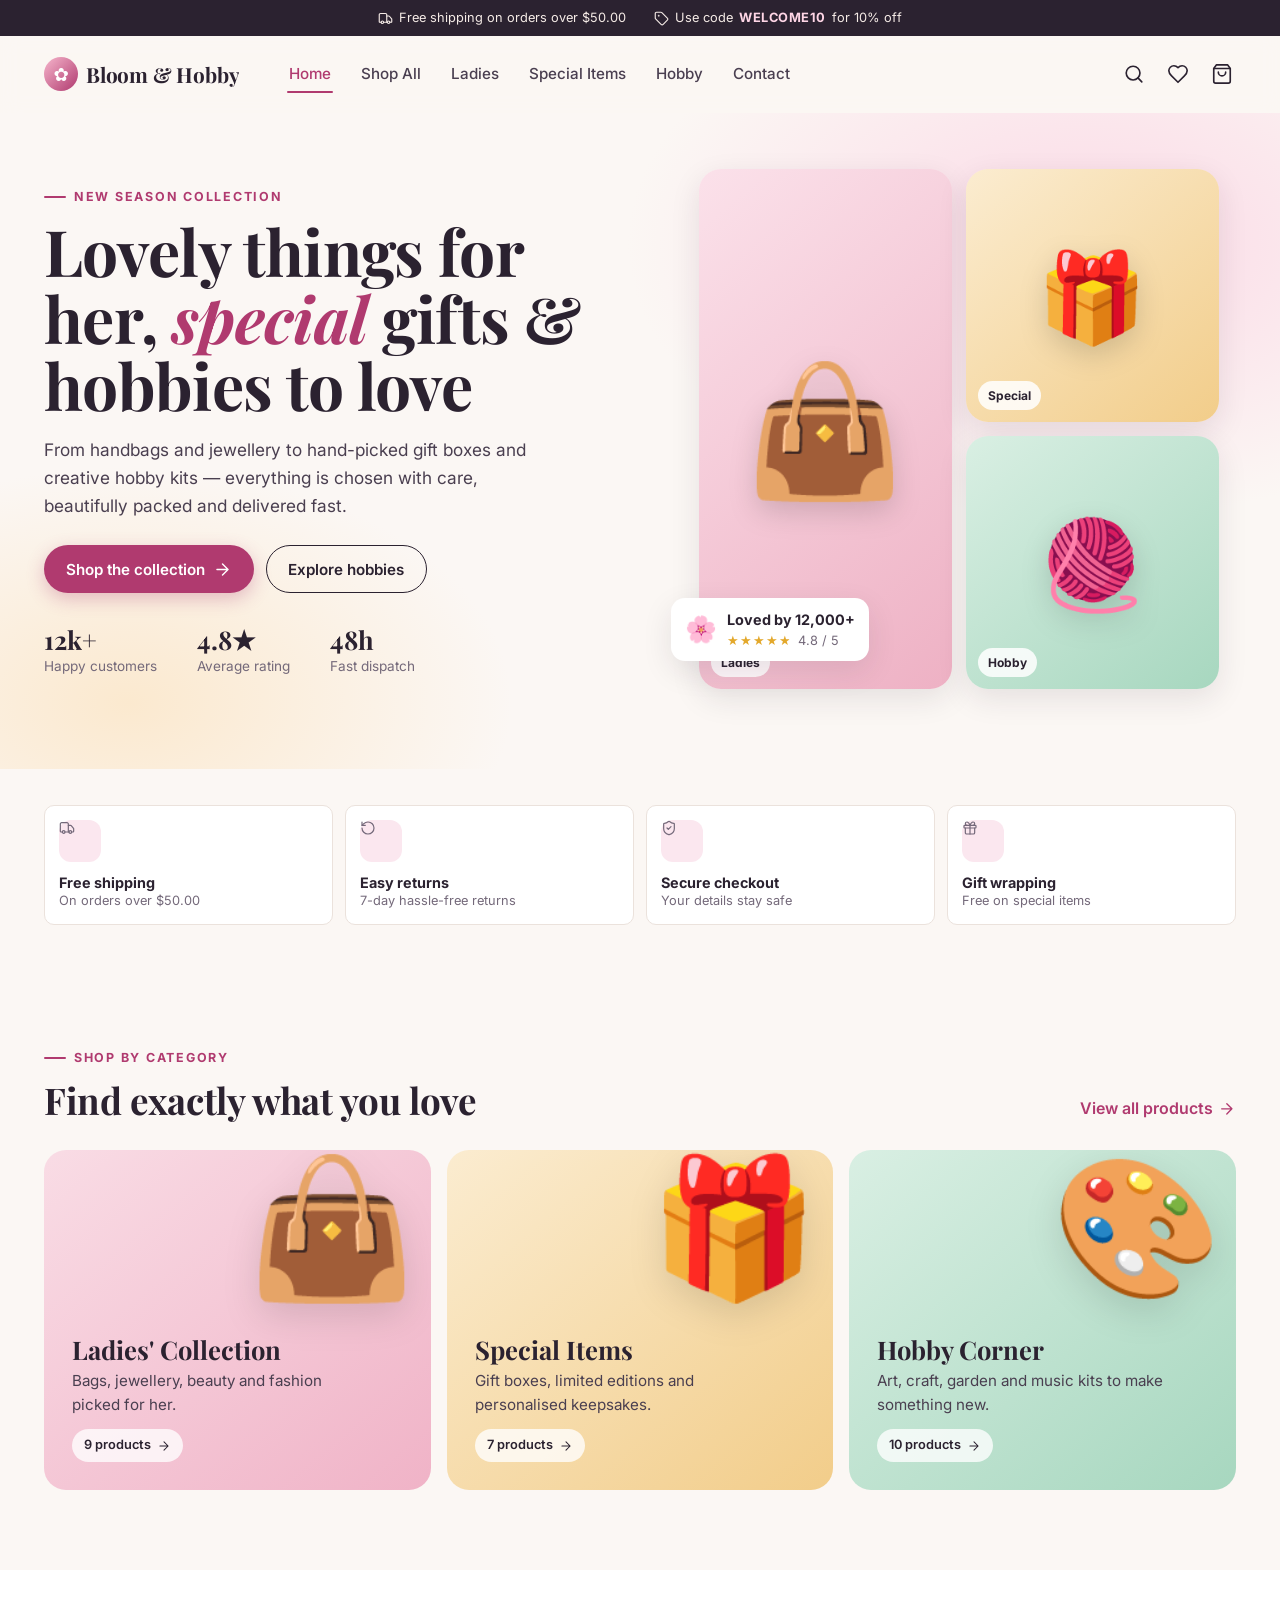
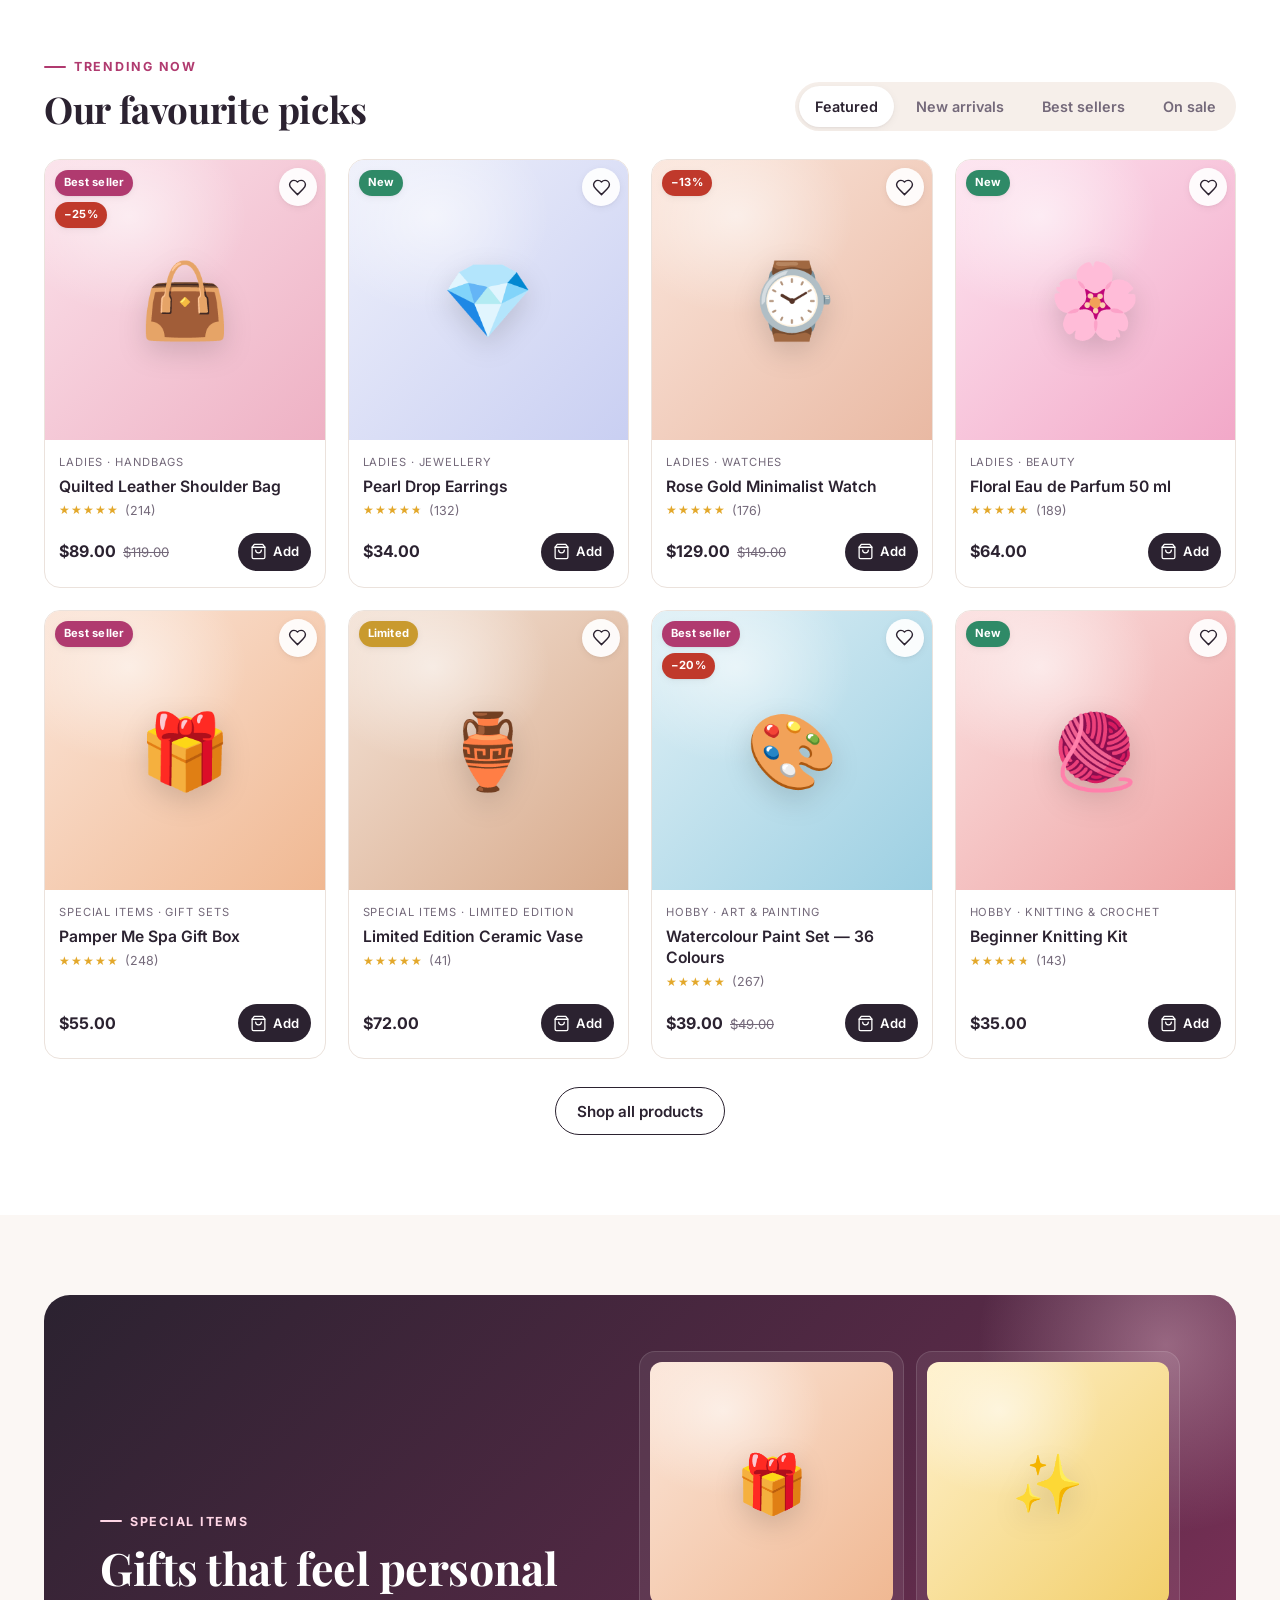
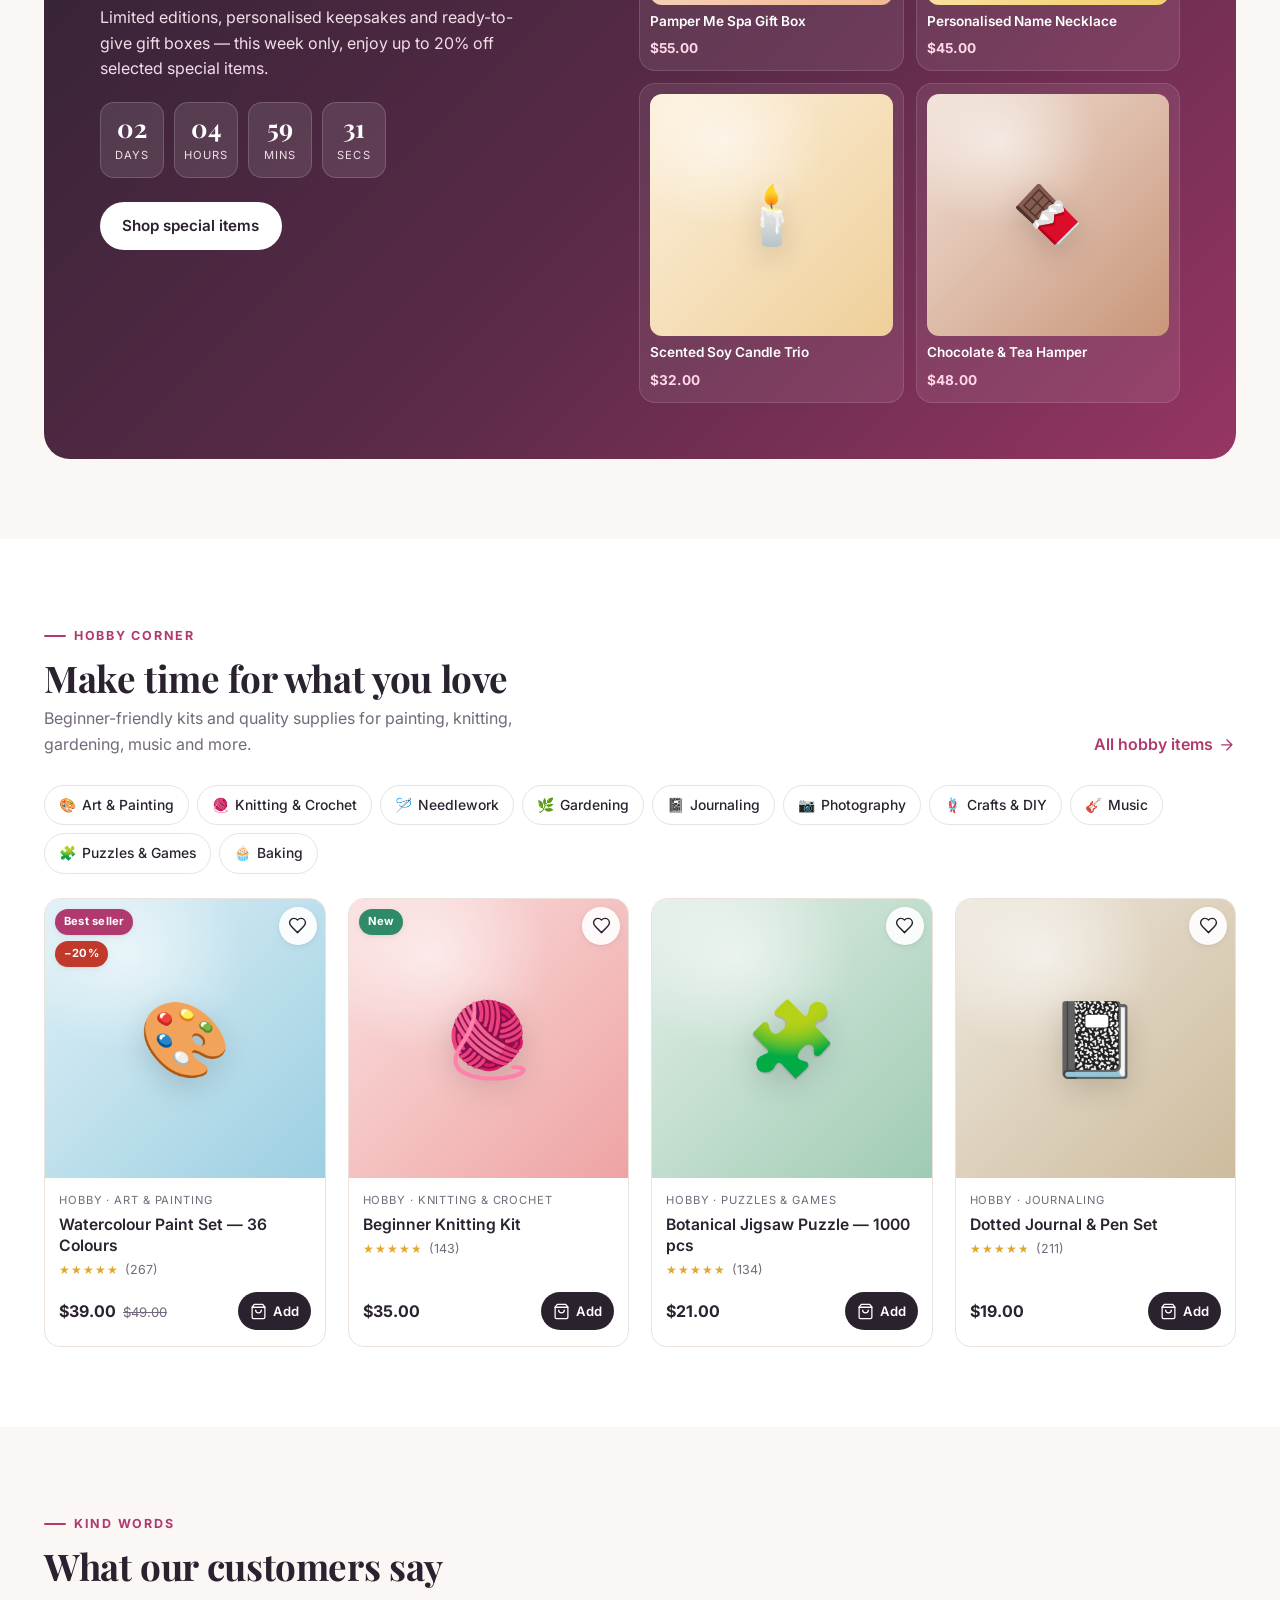
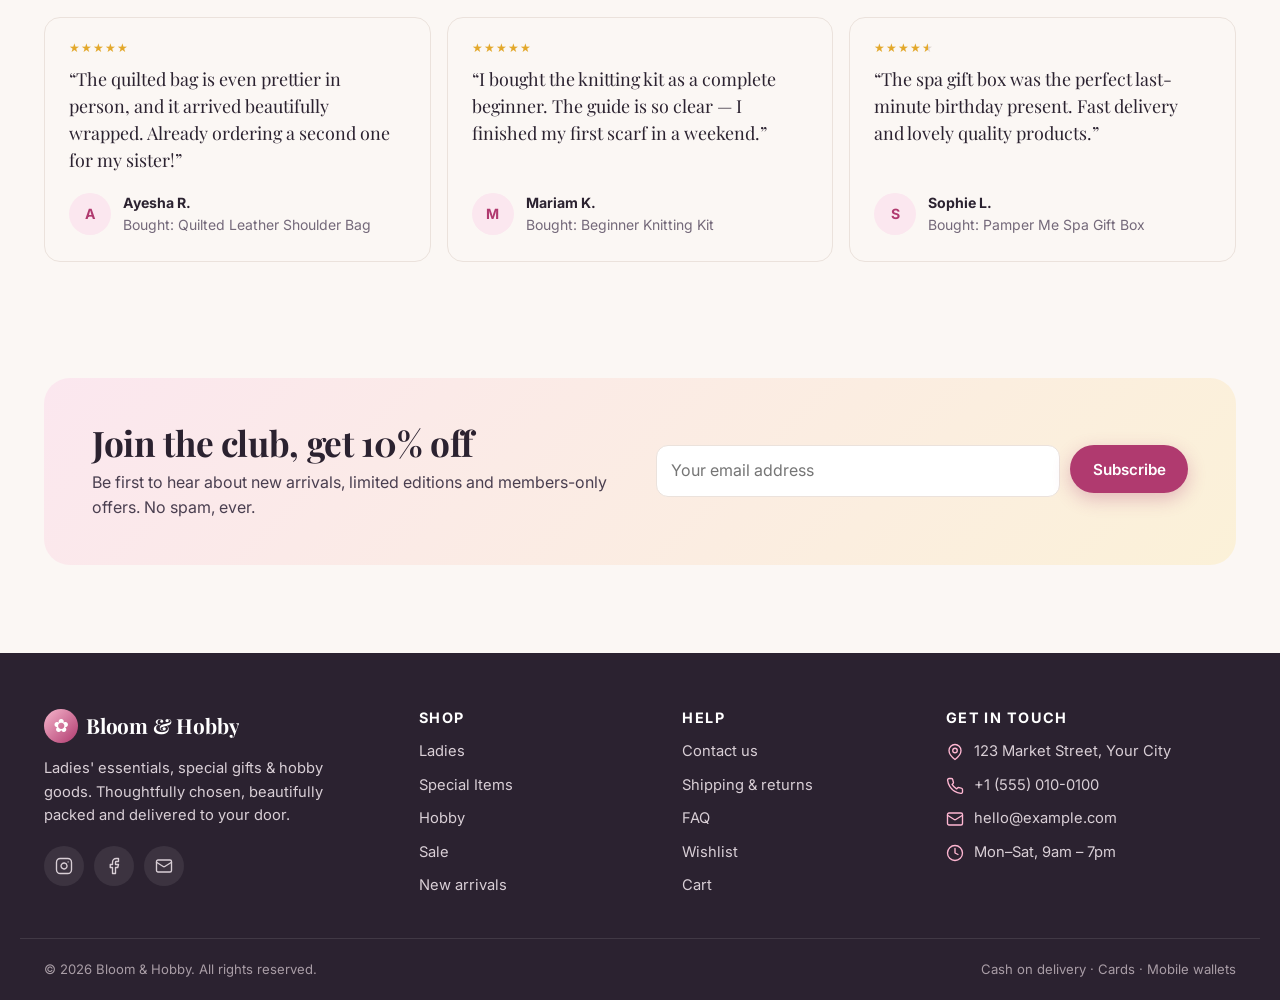
<file: index.html>
<!doctype html>
<html lang="en">
<head>
  <meta charset="utf-8">
  <meta name="viewport" content="width=device-width, initial-scale=1, viewport-fit=cover">
  <title>Bloom &amp; Hobby — Ladies' Items, Special Gifts &amp; Hobby Supplies</title>
  <meta name="description" content="Shop ladies' bags, jewellery and beauty, special gift boxes and limited editions, plus art, craft, garden and music hobby kits.">
  <meta name="theme-color" content="#b03a6f">
  <link rel="icon" href="data:image/svg+xml,<svg xmlns='http://www.w3.org/2000/svg' viewBox='0 0 100 100'><circle cx='50' cy='50' r='50' fill='%23b03a6f'/><text x='50' y='68' font-size='56' text-anchor='middle' fill='white'>✿</text></svg>">
  <link rel="preconnect" href="https://fonts.googleapis.com">
  <link rel="preconnect" href="https://fonts.gstatic.com" crossorigin>
  <link rel="stylesheet" href="https://fonts.googleapis.com/css2?family=Inter:wght@400;500;600;700&family=Playfair+Display:ital,wght@0,600;0,700;1,600&display=swap">
  <link rel="stylesheet" href="css/style.css">
</head>
<body data-page="home">
  <div id="site-header"></div>

  <main id="main">
    <!-- Hero -->
    <section class="hero">
      <div class="container hero__grid">
        <div>
          <span class="eyebrow">New season collection</span>
          <h1>Lovely things for her, <em>special</em> gifts &amp; hobbies to love</h1>
          <p class="hero__lead">From handbags and jewellery to hand-picked gift boxes and creative hobby kits — everything is chosen with care, beautifully packed and delivered fast.</p>
          <div class="hero__cta">
            <a class="btn btn--primary" href="shop.html">Shop the collection <svg class="icon" viewBox="0 0 24 24" fill="none" stroke="currentColor" stroke-width="1.8" stroke-linecap="round" stroke-linejoin="round" aria-hidden="true"><path d="M5 12h14M12 5l7 7-7 7"/></svg></a>
            <a class="btn btn--outline" href="shop.html?cat=hobby">Explore hobbies</a>
          </div>
          <div class="hero__stats">
            <div><strong>12k+</strong><span>Happy customers</span></div>
            <div><strong>4.8★</strong><span>Average rating</span></div>
            <div><strong>48h</strong><span>Fast dispatch</span></div>
          </div>
        </div>
        <div class="hero__art" aria-hidden="true">
          <a class="hero-tile hero-tile--tall" href="shop.html?cat=ladies" tabindex="-1" style="--a:#fbe1ea;--b:#eeb1c4"><span>👜</span><em>Ladies</em></a>
          <a class="hero-tile" href="shop.html?cat=special" tabindex="-1" style="--a:#fbecd0;--b:#f2cd8a"><span>🎁</span><em>Special</em></a>
          <a class="hero-tile" href="shop.html?cat=hobby" tabindex="-1" style="--a:#d9efe3;--b:#a7d7bf"><span>🧶</span><em>Hobby</em></a>
          <div class="hero__float">
            <span style="font-size:1.6rem">🌸</span>
            <div><b>Loved by 12,000+</b><span class="rating"><span class="stars" style="--rating:4.8"></span> 4.8 / 5</span></div>
          </div>
        </div>
      </div>
    </section>

    <!-- Perks -->
    <section class="section--tight">
      <div class="container">
        <ul class="perks" id="perks"></ul>
      </div>
    </section>

    <!-- Categories -->
    <section class="section" aria-labelledby="cat-title">
      <div class="container">
        <div class="section__head" data-reveal>
          <div>
            <span class="eyebrow">Shop by category</span>
            <h2 id="cat-title">Find exactly what you love</h2>
          </div>
          <a class="link-arrow" href="shop.html">View all products <svg class="icon" viewBox="0 0 24 24" fill="none" stroke="currentColor" stroke-width="1.8" stroke-linecap="round" stroke-linejoin="round" aria-hidden="true"><path d="M5 12h14M12 5l7 7-7 7"/></svg></a>
        </div>
        <div class="cat-grid" id="home-categories"></div>
      </div>
    </section>

    <!-- Featured products -->
    <section class="section section--alt" aria-labelledby="featured-title">
      <div class="container">
        <div class="section__head" data-reveal>
          <div>
            <span class="eyebrow">Trending now</span>
            <h2 id="featured-title">Our favourite picks</h2>
          </div>
          <div class="tabs" role="tablist" aria-label="Product collections">
            <button class="tab" role="tab" type="button" aria-selected="true" aria-controls="featured-grid" data-tab="featured">Featured</button>
            <button class="tab" role="tab" type="button" aria-selected="false" aria-controls="featured-grid" data-tab="new">New arrivals</button>
            <button class="tab" role="tab" type="button" aria-selected="false" aria-controls="featured-grid" data-tab="best">Best sellers</button>
            <button class="tab" role="tab" type="button" aria-selected="false" aria-controls="featured-grid" data-tab="sale">On sale</button>
          </div>
        </div>
        <div class="grid" id="featured-grid" role="tabpanel" aria-live="polite"></div>
        <div class="center"><a class="btn btn--outline" href="shop.html">Shop all products</a></div>
      </div>
    </section>

    <!-- Special items promo -->
    <section class="section" aria-labelledby="promo-title">
      <div class="container">
        <div class="promo" data-reveal>
          <div>
            <span class="eyebrow">Special items</span>
            <h2 id="promo-title">Gifts that feel personal</h2>
            <p>Limited editions, personalised keepsakes and ready-to-give gift boxes — this week only, enjoy up to 20% off selected special items.</p>
            <div class="countdown" id="countdown" aria-label="Offer ends in">
              <div><strong data-cd="d">00</strong><span>Days</span></div>
              <div><strong data-cd="h">00</strong><span>Hours</span></div>
              <div><strong data-cd="m">00</strong><span>Mins</span></div>
              <div><strong data-cd="s">00</strong><span>Secs</span></div>
            </div>
            <a class="btn btn--light" href="shop.html?cat=special">Shop special items</a>
          </div>
          <div class="promo__items" id="promo-items"></div>
        </div>
      </div>
    </section>

    <!-- Hobby corner -->
    <section class="section section--alt" aria-labelledby="hobby-title">
      <div class="container">
        <div class="section__head" data-reveal>
          <div>
            <span class="eyebrow">Hobby corner</span>
            <h2 id="hobby-title">Make time for what you love</h2>
            <p>Beginner-friendly kits and quality supplies for painting, knitting, gardening, music and more.</p>
          </div>
          <a class="link-arrow" href="shop.html?cat=hobby">All hobby items <svg class="icon" viewBox="0 0 24 24" fill="none" stroke="currentColor" stroke-width="1.8" stroke-linecap="round" stroke-linejoin="round" aria-hidden="true"><path d="M5 12h14M12 5l7 7-7 7"/></svg></a>
        </div>
        <div class="chips" id="hobby-chips"></div>
        <div class="grid" id="hobby-grid"></div>
      </div>
    </section>

    <!-- Testimonials -->
    <section class="section" aria-labelledby="quotes-title">
      <div class="container">
        <div class="section__head" data-reveal>
          <div>
            <span class="eyebrow">Kind words</span>
            <h2 id="quotes-title">What our customers say</h2>
          </div>
        </div>
        <div class="quotes" id="quotes"></div>
      </div>
    </section>

    <!-- Newsletter -->
    <section class="section--tight" aria-labelledby="news-title" style="padding-bottom:64px">
      <div class="container">
        <div class="newsletter" data-reveal>
          <div>
            <h2 id="news-title">Join the club, get 10% off</h2>
            <p>Be first to hear about new arrivals, limited editions and members-only offers. No spam, ever.</p>
          </div>
          <form class="newsletter__form" id="newsletter-form" novalidate>
            <div class="field">
              <label class="sr-only" for="news-email">Email address</label>
              <input id="news-email" name="email" type="email" placeholder="Your email address" autocomplete="email" required data-error="Please enter a valid email address.">
            </div>
            <button class="btn btn--primary" type="submit">Subscribe</button>
          </form>
        </div>
      </div>
    </section>
  </main>

  <div id="site-footer"></div>

  <script src="js/data.js"></script>
  <script src="js/app.js"></script>
  <script src="js/home.js"></script>
</body>
</html>
</file>
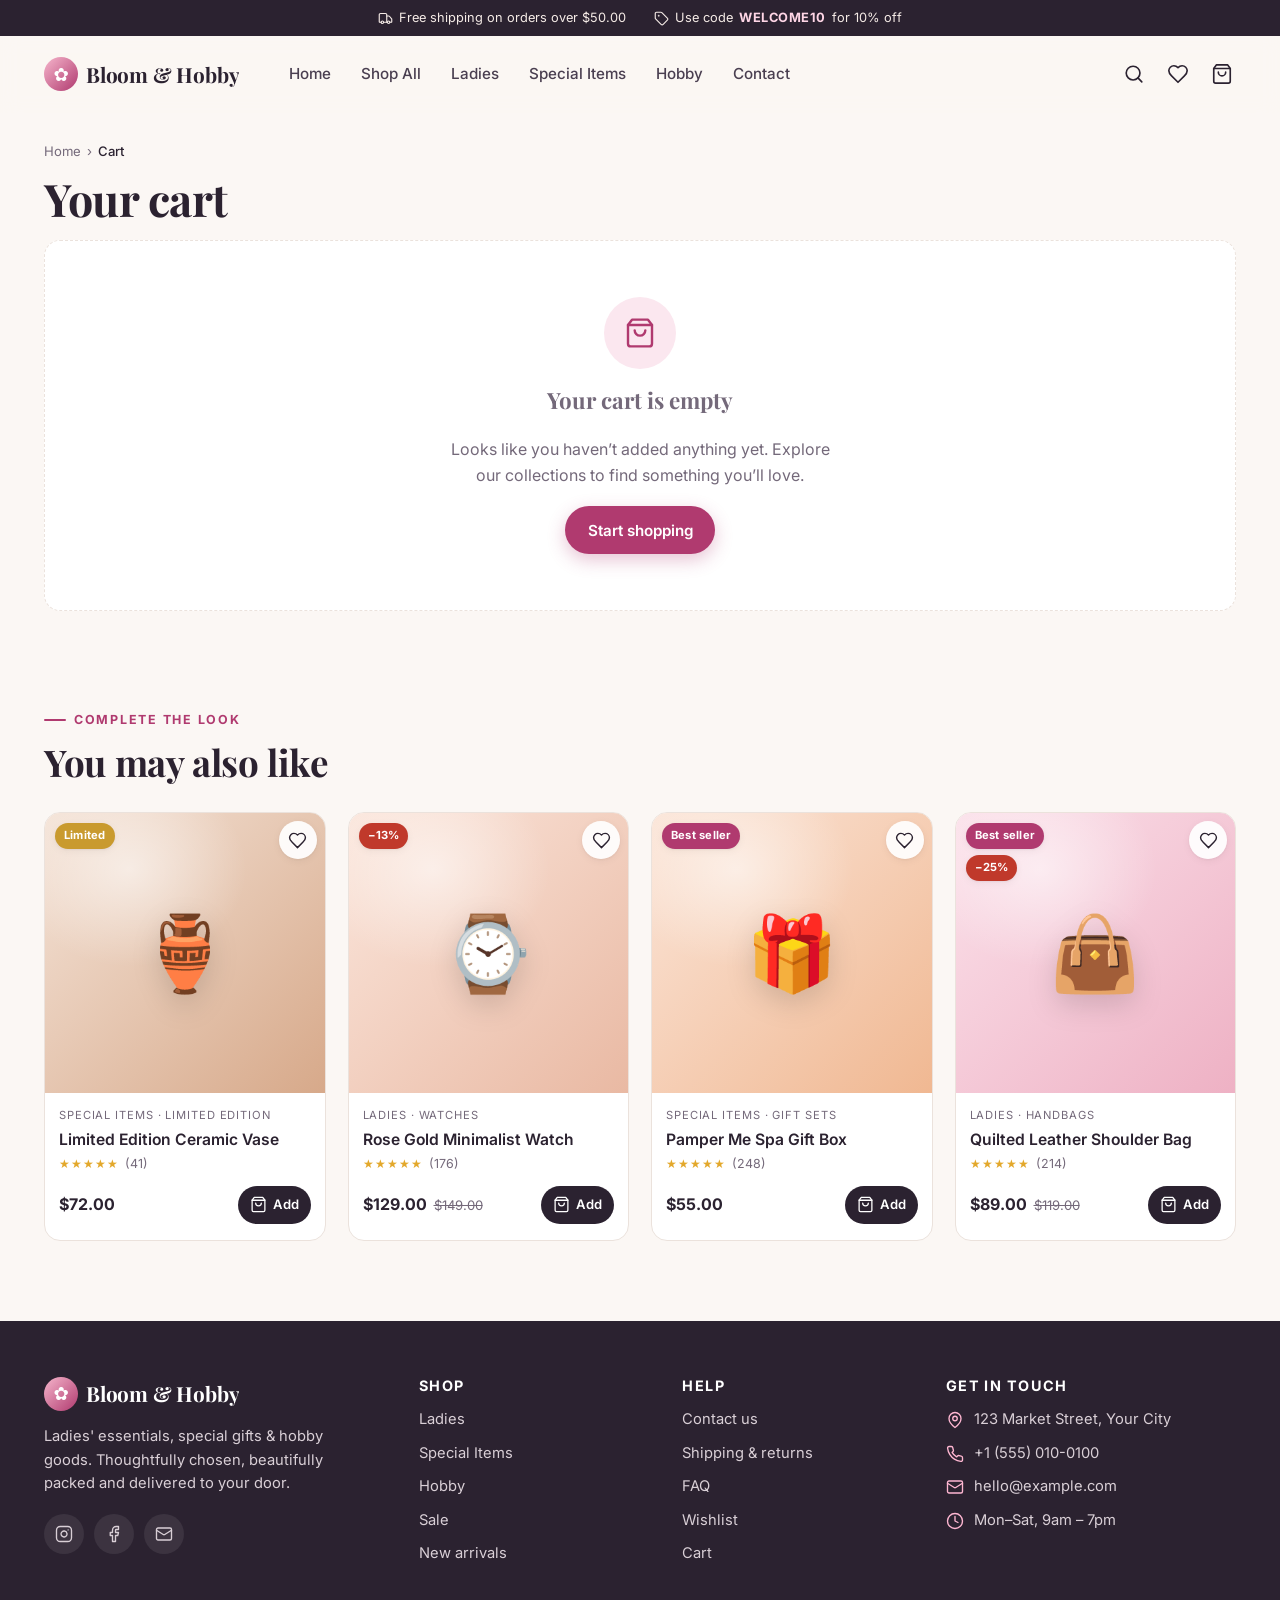
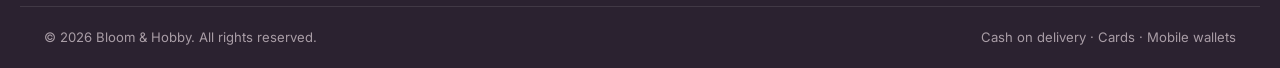
<file: cart.html>
<!doctype html>
<html lang="en">
<head>
  <meta charset="utf-8">
  <meta name="viewport" content="width=device-width, initial-scale=1, viewport-fit=cover">
  <title>Your Cart — Bloom &amp; Hobby</title>
  <meta name="theme-color" content="#b03a6f">
  <link rel="icon" href="data:image/svg+xml,<svg xmlns='http://www.w3.org/2000/svg' viewBox='0 0 100 100'><circle cx='50' cy='50' r='50' fill='%23b03a6f'/><text x='50' y='68' font-size='56' text-anchor='middle' fill='white'>✿</text></svg>">
  <link rel="preconnect" href="https://fonts.googleapis.com">
  <link rel="preconnect" href="https://fonts.gstatic.com" crossorigin>
  <link rel="stylesheet" href="https://fonts.googleapis.com/css2?family=Inter:wght@400;500;600;700&family=Playfair+Display:ital,wght@0,600;0,700;1,600&display=swap">
  <link rel="stylesheet" href="css/style.css">
</head>
<body data-page="cart">
  <div id="site-header"></div>

  <main id="main" class="container">
    <section class="page-head">
      <nav class="crumbs" aria-label="Breadcrumb"><a href="index.html">Home</a><span aria-hidden="true">›</span><span aria-current="page">Cart</span></nav>
      <h1>Your cart</h1>
    </section>
    <div id="cart-root"></div>

    <section class="section--tight" aria-labelledby="upsell-title" id="upsell-wrap" hidden style="padding-bottom:56px">
      <div class="section__head"><div><span class="eyebrow">Complete the look</span><h2 id="upsell-title">You may also like</h2></div></div>
      <div class="grid" id="upsell"></div>
    </section>
  </main>

  <div id="site-footer"></div>

  <script src="js/data.js"></script>
  <script src="js/app.js"></script>
  <script src="js/cart.js"></script>
</body>
</html>
</file>
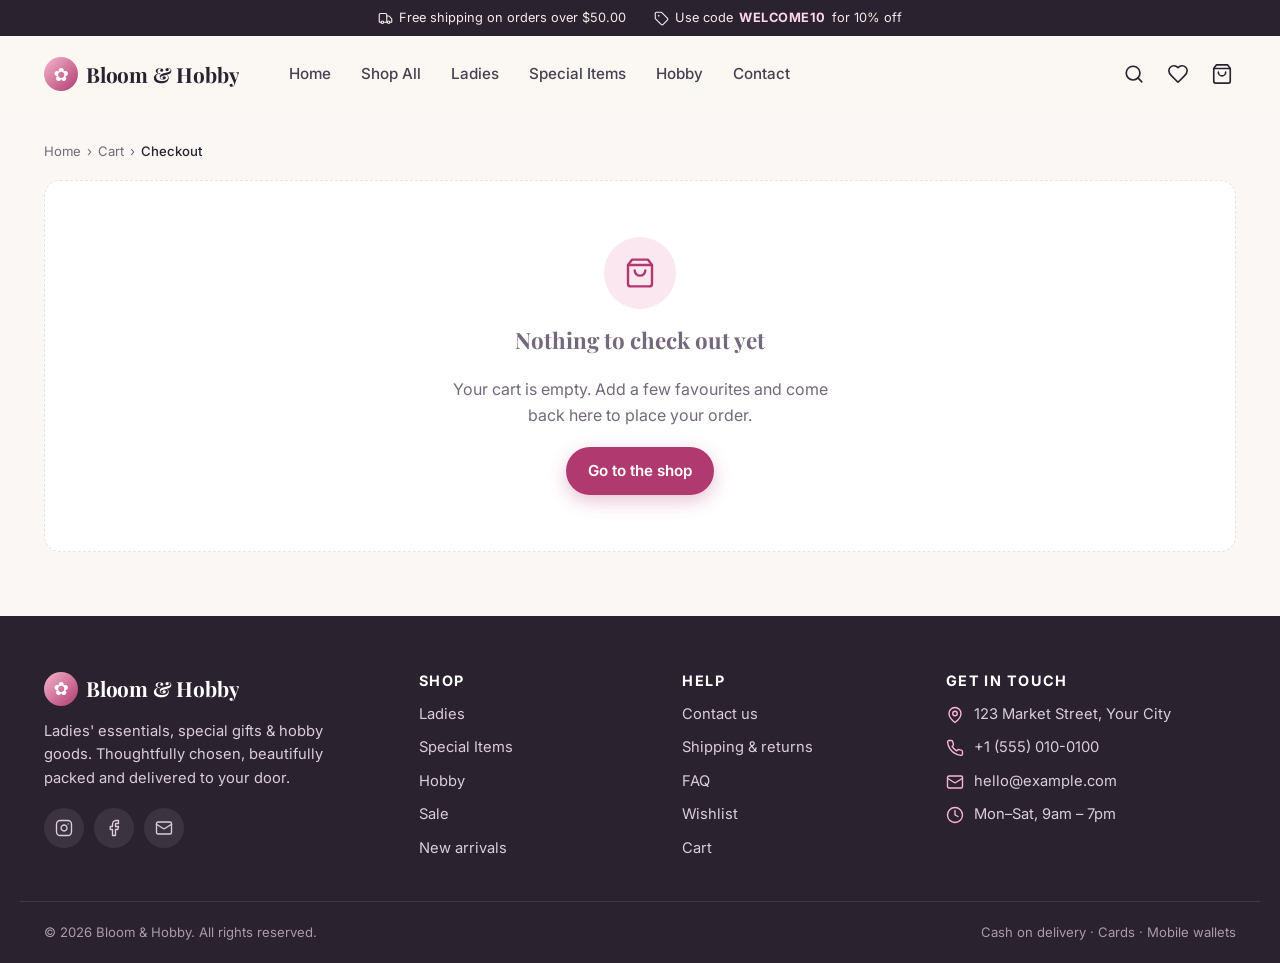
<file: checkout.html>
<!doctype html>
<html lang="en">
<head>
  <meta charset="utf-8">
  <meta name="viewport" content="width=device-width, initial-scale=1, viewport-fit=cover">
  <title>Checkout — Bloom &amp; Hobby</title>
  <meta name="theme-color" content="#b03a6f">
  <meta name="robots" content="noindex">
  <link rel="icon" href="data:image/svg+xml,<svg xmlns='http://www.w3.org/2000/svg' viewBox='0 0 100 100'><circle cx='50' cy='50' r='50' fill='%23b03a6f'/><text x='50' y='68' font-size='56' text-anchor='middle' fill='white'>✿</text></svg>">
  <link rel="preconnect" href="https://fonts.googleapis.com">
  <link rel="preconnect" href="https://fonts.gstatic.com" crossorigin>
  <link rel="stylesheet" href="https://fonts.googleapis.com/css2?family=Inter:wght@400;500;600;700&family=Playfair+Display:ital,wght@0,600;0,700;1,600&display=swap">
  <link rel="stylesheet" href="css/style.css">
</head>
<body data-page="checkout">
  <div id="site-header"></div>

  <main id="main" class="container">
    <div id="checkout-root"></div>
  </main>

  <div id="site-footer"></div>

  <script src="js/data.js"></script>
  <script src="js/app.js"></script>
  <script src="js/checkout.js"></script>
</body>
</html>
</file>
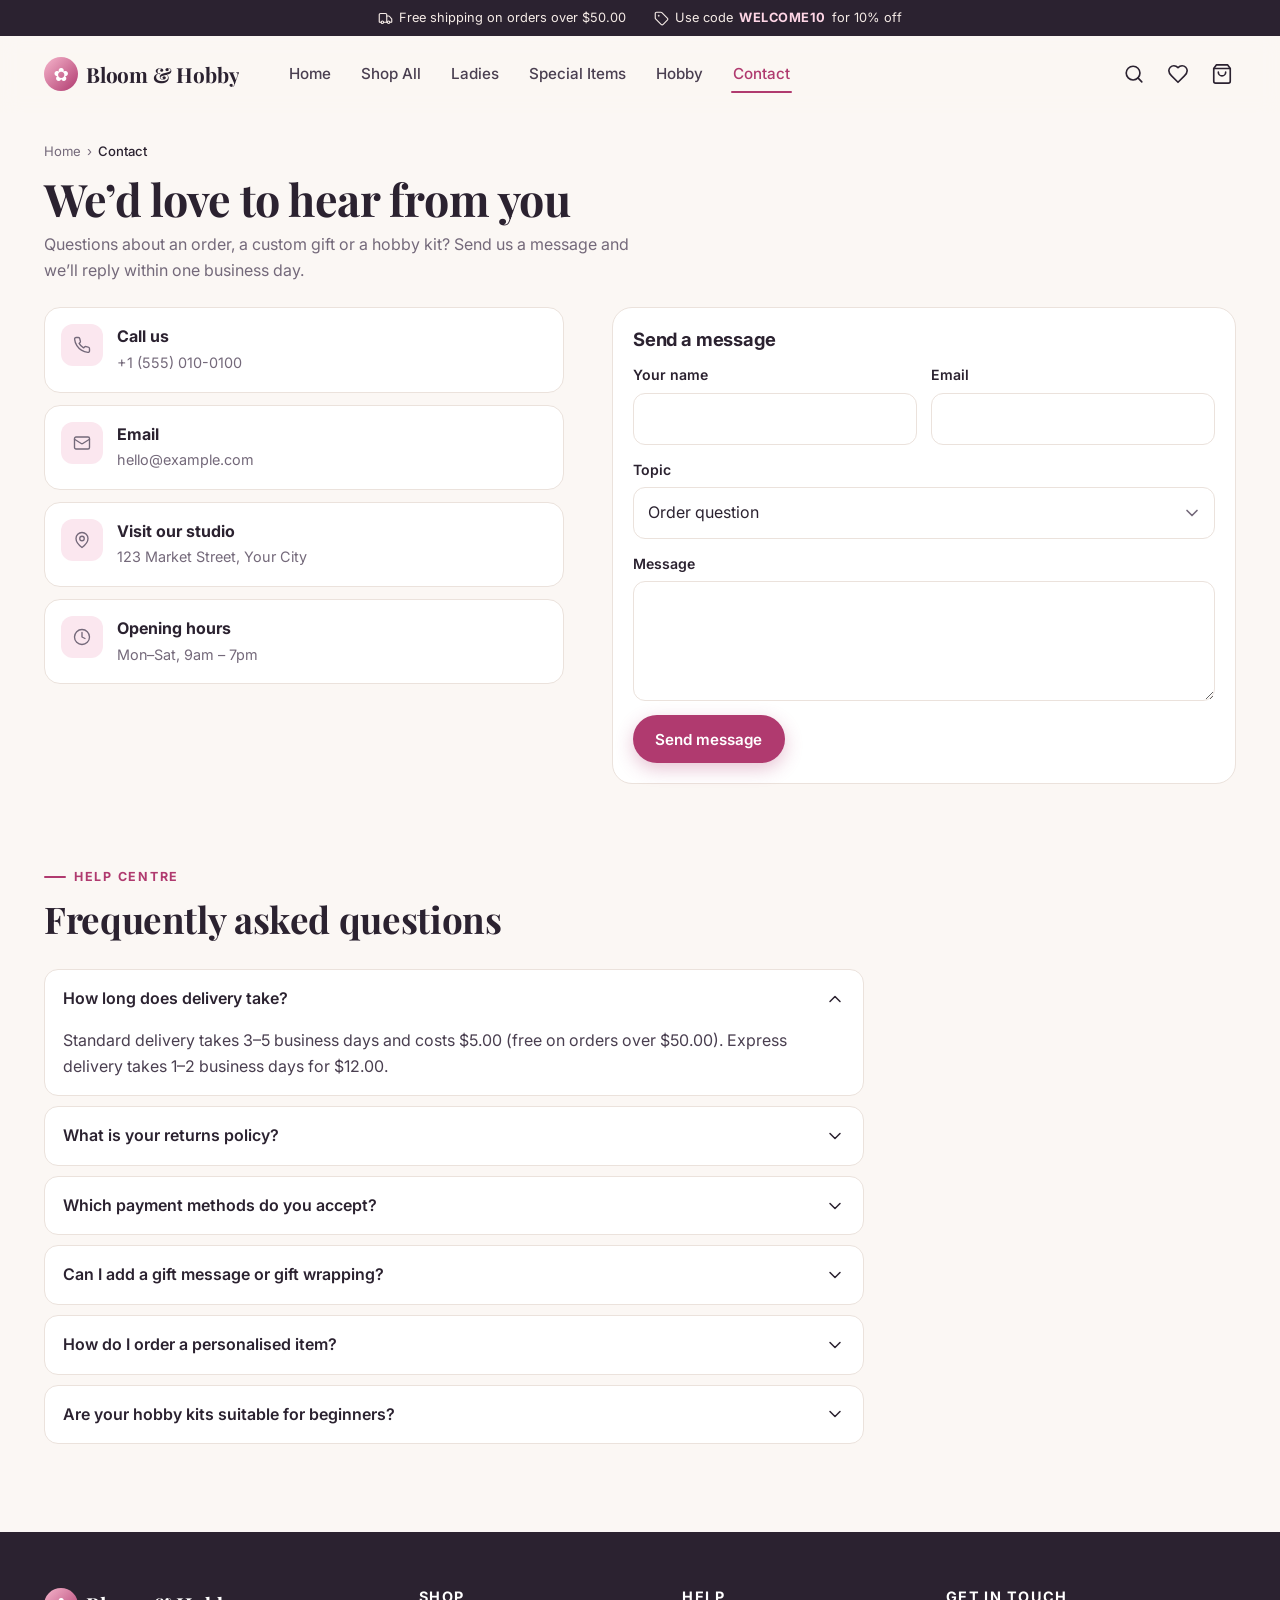
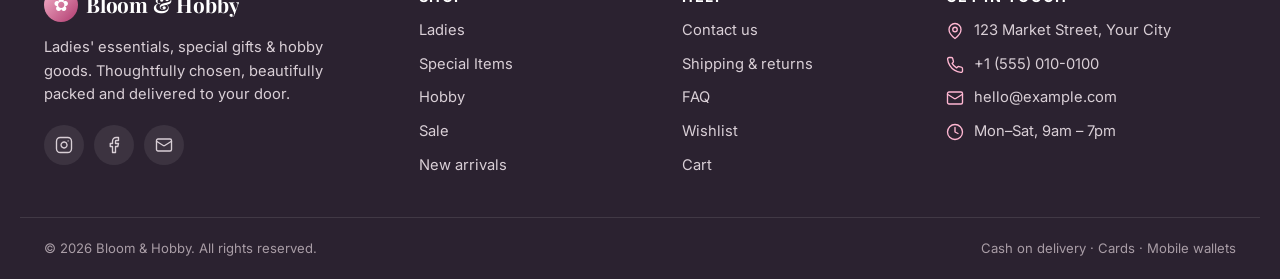
<file: contact.html>
<!doctype html>
<html lang="en">
<head>
  <meta charset="utf-8">
  <meta name="viewport" content="width=device-width, initial-scale=1, viewport-fit=cover">
  <title>Contact &amp; FAQ — Bloom &amp; Hobby</title>
  <meta name="description" content="Get in touch with our team, and find answers about shipping, returns and payment.">
  <meta name="theme-color" content="#b03a6f">
  <link rel="icon" href="data:image/svg+xml,<svg xmlns='http://www.w3.org/2000/svg' viewBox='0 0 100 100'><circle cx='50' cy='50' r='50' fill='%23b03a6f'/><text x='50' y='68' font-size='56' text-anchor='middle' fill='white'>✿</text></svg>">
  <link rel="preconnect" href="https://fonts.googleapis.com">
  <link rel="preconnect" href="https://fonts.gstatic.com" crossorigin>
  <link rel="stylesheet" href="https://fonts.googleapis.com/css2?family=Inter:wght@400;500;600;700&family=Playfair+Display:ital,wght@0,600;0,700;1,600&display=swap">
  <link rel="stylesheet" href="css/style.css">
</head>
<body data-page="contact">
  <div id="site-header"></div>

  <main id="main" class="container">
    <section class="page-head">
      <nav class="crumbs" aria-label="Breadcrumb"><a href="index.html">Home</a><span aria-hidden="true">›</span><span aria-current="page">Contact</span></nav>
      <h1>We’d love to hear from you</h1>
      <p>Questions about an order, a custom gift or a hobby kit? Send us a message and we’ll reply within one business day.</p>
    </section>

    <div class="contact-grid">
      <div class="info-cards" id="info-cards"></div>

      <form class="panel" id="contact-form" novalidate aria-labelledby="form-title">
        <h2 id="form-title">Send a message</h2>
        <div class="form-row">
          <div class="field"><label for="c-name">Your name</label><input id="c-name" name="name" autocomplete="name" required data-error="Please tell us your name."></div>
          <div class="field"><label for="c-email">Email</label><input id="c-email" name="email" type="email" autocomplete="email" required data-error="Please enter a valid email address."></div>
        </div>
        <div class="field">
          <label for="c-topic">Topic</label>
          <select id="c-topic" name="topic">
            <option>Order question</option>
            <option>Returns &amp; exchanges</option>
            <option>Personalised / custom gift</option>
            <option>Product question</option>
            <option>Something else</option>
          </select>
        </div>
        <div class="field"><label for="c-msg">Message</label><textarea id="c-msg" name="message" required minlength="10" data-error="Please write at least 10 characters."></textarea></div>
        <button class="btn btn--primary" type="submit">Send message</button>
      </form>
    </div>

    <section class="section--tight" id="faq" aria-labelledby="faq-title" style="padding-bottom:64px">
      <div class="section__head"><div><span class="eyebrow">Help centre</span><h2 id="faq-title">Frequently asked questions</h2></div></div>
      <div class="faq" id="faq-list"></div>
    </section>
  </main>

  <div id="site-footer"></div>

  <script src="js/data.js"></script>
  <script src="js/app.js"></script>
  <script>
    (function () {
      var A = window.App, S = A.S;
      var cards = [
        ['phone', 'Call us', '<a href="tel:' + S.contact.phone.replace(/[^+\d]/g, '') + '">' + A.esc(S.contact.phone) + '</a>'],
        ['mail', 'Email', '<a href="mailto:' + A.esc(S.contact.email) + '">' + A.esc(S.contact.email) + '</a>'],
        ['pin', 'Visit our studio', '<span>' + A.esc(S.contact.address) + '</span>'],
        ['clock', 'Opening hours', '<span>' + A.esc(S.contact.hours) + '</span>']
      ];
      A.$('#info-cards').innerHTML = cards.map(function (c) {
        return '<div class="info-card"><span class="perk__icon">' + A.icon(c[0]) + '</span><div><b>' + c[1] + '</b>' + c[2] + '</div></div>';
      }).join('');

      var faqs = [
        ['How long does delivery take?', S.shipping.standard.label + ' takes ' + S.shipping.standard.eta + ' and costs ' + A.money(S.shipping.standard.price) + ' (free on orders over ' + A.money(S.freeShippingThreshold) + '). ' + S.shipping.express.label + ' takes ' + S.shipping.express.eta + ' for ' + A.money(S.shipping.express.price) + '.'],
        ['What is your returns policy?', 'You can return or exchange any unused item in its original packaging within 7 days of delivery. Personalised items can only be returned if they arrive damaged or incorrect.'],
        ['Which payment methods do you accept?', 'We accept cash on delivery, major credit and debit cards, and popular mobile wallets.'],
        ['Can I add a gift message or gift wrapping?', 'Yes! Tick “Add free gift wrapping” at checkout and write your message in the order notes. We never include prices in gift parcels.'],
        ['How do I order a personalised item?', 'Add the item to your cart and type the name or text you’d like in the order notes at checkout. We’ll email you a preview before it’s made.'],
        ['Are your hobby kits suitable for beginners?', 'Most of our kits are designed for complete beginners and include step-by-step guides. Check each product’s Details tab for what’s included.']
      ];
      A.$('#faq-list').innerHTML = faqs.map(function (f, i) {
        return '<details' + (i === 0 ? ' open' : '') + '><summary>' + A.esc(f[0]) + A.icon('chevronDown') + '</summary><p>' + A.esc(f[1]) + '</p></details>';
      }).join('');

      var form = A.$('#contact-form');
      form.addEventListener('submit', function (e) {
        e.preventDefault();
        if (!A.validateForm(form)) return;
        // No backend needed: hand the message to the visitor's email app.
        // To receive messages directly instead, point the form at a service such as Formspree (see README).
        var subject = '[' + form.topic.value + '] Message from ' + form.name.value.trim();
        var body = form.message.value.trim() + '\n\n— ' + form.name.value.trim() + ' (' + form.email.value.trim() + ')';
        window.location.href = 'mailto:' + S.contact.email + '?subject=' + encodeURIComponent(subject) + '&body=' + encodeURIComponent(body);
        A.toast('Opening your email app to send the message…', { type: 'success', duration: 5000 });
        form.reset();
      });
    })();
  </script>
</body>
</html>
</file>
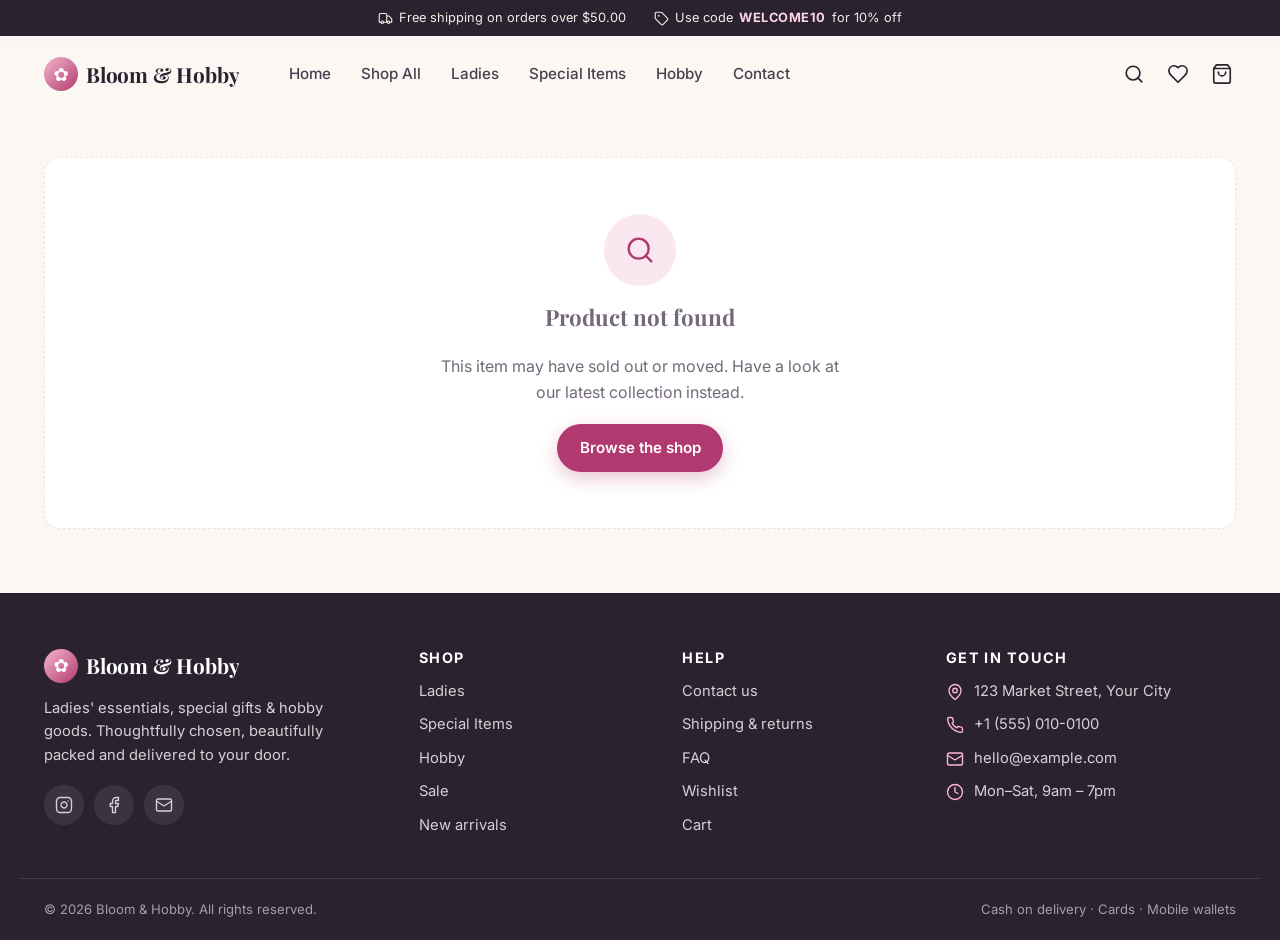
<file: product.html>
<!doctype html>
<html lang="en">
<head>
  <meta charset="utf-8">
  <meta name="viewport" content="width=device-width, initial-scale=1, viewport-fit=cover">
  <title>Product — Bloom &amp; Hobby</title>
  <meta name="description" content="Product details, reviews and delivery information.">
  <meta name="theme-color" content="#b03a6f">
  <link rel="icon" href="data:image/svg+xml,<svg xmlns='http://www.w3.org/2000/svg' viewBox='0 0 100 100'><circle cx='50' cy='50' r='50' fill='%23b03a6f'/><text x='50' y='68' font-size='56' text-anchor='middle' fill='white'>✿</text></svg>">
  <link rel="preconnect" href="https://fonts.googleapis.com">
  <link rel="preconnect" href="https://fonts.gstatic.com" crossorigin>
  <link rel="stylesheet" href="https://fonts.googleapis.com/css2?family=Inter:wght@400;500;600;700&family=Playfair+Display:ital,wght@0,600;0,700;1,600&display=swap">
  <link rel="stylesheet" href="css/style.css">
</head>
<body data-page="product">
  <div id="site-header"></div>

  <main id="main" class="container">
    <div id="pdp" style="padding-top:20px"></div>

    <section class="section--tight" aria-labelledby="related-title" id="related-wrap" hidden>
      <div class="section__head">
        <div>
          <span class="eyebrow">You may also like</span>
          <h2 id="related-title">More from this collection</h2>
        </div>
      </div>
      <div class="grid" id="related"></div>
    </section>
  </main>

  <div id="site-footer"></div>

  <script src="js/data.js"></script>
  <script src="js/app.js"></script>
  <script src="js/product.js"></script>
</body>
</html>
</file>
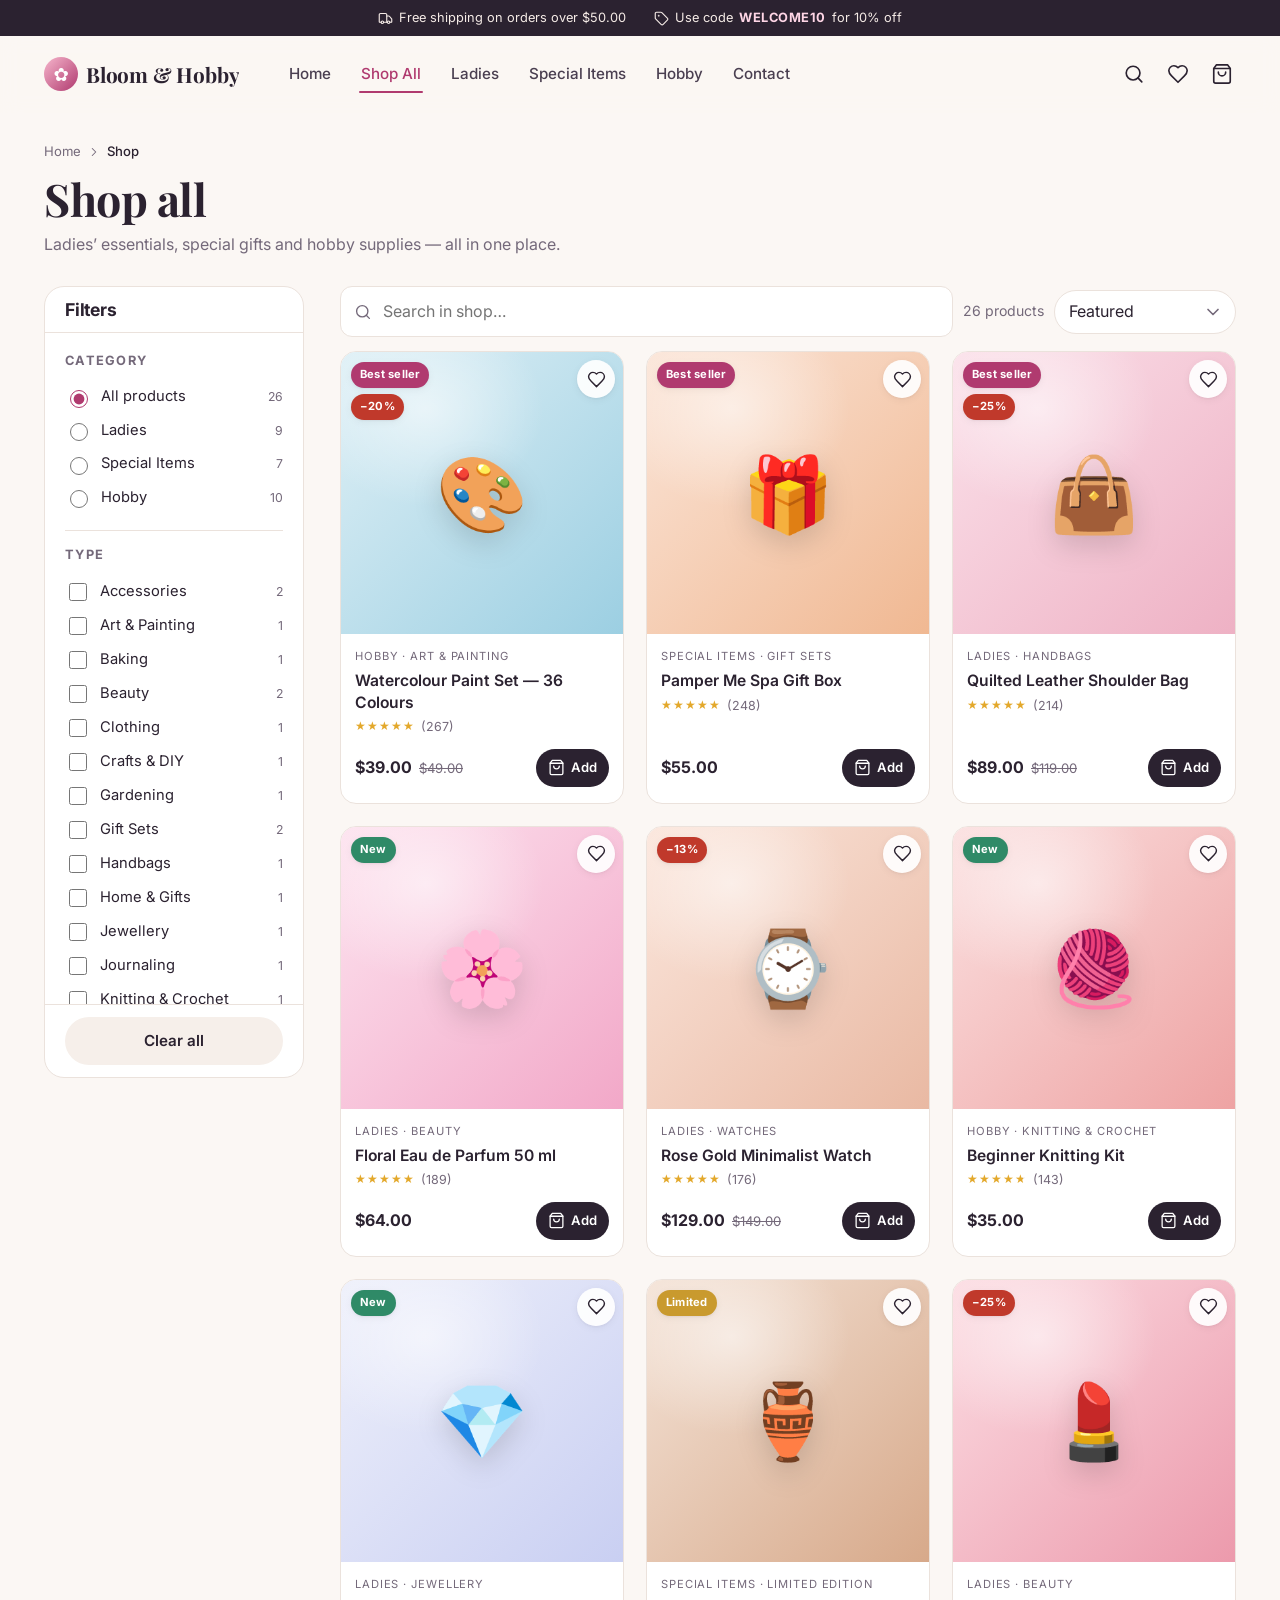
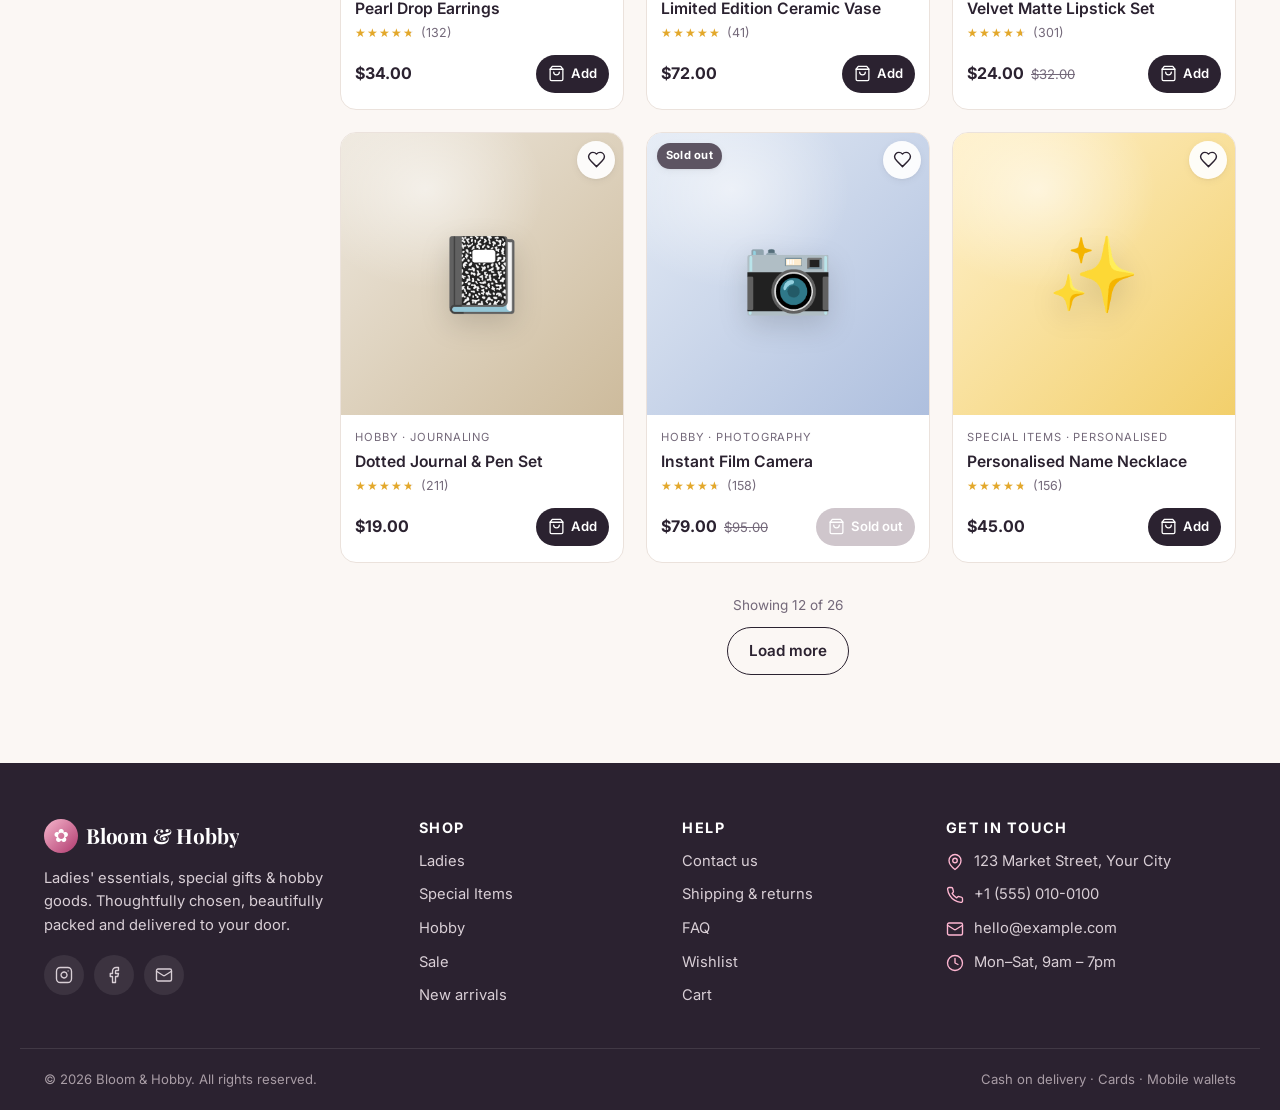
<file: shop.html>
<!doctype html>
<html lang="en">
<head>
  <meta charset="utf-8">
  <meta name="viewport" content="width=device-width, initial-scale=1, viewport-fit=cover">
  <title>Shop — Bloom &amp; Hobby</title>
  <meta name="description" content="Browse ladies' accessories, special gift items and hobby supplies. Filter by category, price, rating and more.">
  <meta name="theme-color" content="#b03a6f">
  <link rel="icon" href="data:image/svg+xml,<svg xmlns='http://www.w3.org/2000/svg' viewBox='0 0 100 100'><circle cx='50' cy='50' r='50' fill='%23b03a6f'/><text x='50' y='68' font-size='56' text-anchor='middle' fill='white'>✿</text></svg>">
  <link rel="preconnect" href="https://fonts.googleapis.com">
  <link rel="preconnect" href="https://fonts.gstatic.com" crossorigin>
  <link rel="stylesheet" href="https://fonts.googleapis.com/css2?family=Inter:wght@400;500;600;700&family=Playfair+Display:ital,wght@0,600;0,700;1,600&display=swap">
  <link rel="stylesheet" href="css/style.css">
</head>
<body data-page="shop">
  <div id="site-header"></div>

  <main id="main" class="container">
    <section class="page-head">
      <nav class="crumbs" aria-label="Breadcrumb" id="crumbs"></nav>
      <h1 id="shop-title">Shop all</h1>
      <p id="shop-desc"></p>
    </section>

    <div class="shop">
      <aside class="filters" id="drawer-filters" aria-label="Product filters">
        <div class="filters__head">
          <h2>Filters</h2>
          <button class="icon-btn drawer__close" type="button" data-close aria-label="Close filters">
            <svg class="icon" viewBox="0 0 24 24" fill="none" stroke="currentColor" stroke-width="1.8" stroke-linecap="round" aria-hidden="true"><path d="M18 6 6 18M6 6l12 12"/></svg>
          </button>
        </div>
        <div class="filters__body">
          <fieldset class="filter-group">
            <legend class="sr-only">Category</legend>
            <h3 aria-hidden="true">Category</h3>
            <div id="f-cats"></div>
          </fieldset>
          <fieldset class="filter-group">
            <legend class="sr-only">Type</legend>
            <h3 aria-hidden="true">Type</h3>
            <div id="f-subs"></div>
          </fieldset>
          <div class="filter-group">
            <h3>Price</h3>
            <div class="price-inputs">
              <label class="sr-only" for="f-min">Minimum price</label>
              <input class="input" id="f-min" type="number" inputmode="numeric" min="0" placeholder="Min">
              <span class="muted" aria-hidden="true">–</span>
              <label class="sr-only" for="f-max">Maximum price</label>
              <input class="input" id="f-max" type="number" inputmode="numeric" min="0" placeholder="Max">
            </div>
          </div>
          <fieldset class="filter-group">
            <legend class="sr-only">Customer rating</legend>
            <h3 aria-hidden="true">Customer rating</h3>
            <label class="check"><input type="radio" name="rating" value="0" checked> Any rating</label>
            <label class="check"><input type="radio" name="rating" value="4.5"> <span class="stars" style="--rating:4.5" aria-hidden="true"></span> 4.5 &amp; up</label>
            <label class="check"><input type="radio" name="rating" value="4"> <span class="stars" style="--rating:4" aria-hidden="true"></span> 4.0 &amp; up</label>
          </fieldset>
          <div class="filter-group">
            <h3>Availability &amp; deals</h3>
            <label class="check"><input type="checkbox" id="f-stock"> In stock only</label>
            <label class="check"><input type="checkbox" id="f-sale"> On sale</label>
          </div>
        </div>
        <div class="filters__foot">
          <button class="btn btn--ghost" type="button" id="f-clear">Clear all</button>
          <button class="btn btn--primary" type="button" data-close id="f-apply">Show results</button>
        </div>
      </aside>

      <section aria-labelledby="shop-title">
        <div class="toolbar">
          <div class="toolbar__search field">
            <svg class="icon" viewBox="0 0 24 24" fill="none" stroke="currentColor" stroke-width="1.8" stroke-linecap="round" aria-hidden="true"><circle cx="11" cy="11" r="7.5"/><path d="m20.5 20.5-4.2-4.2"/></svg>
            <label class="sr-only" for="shop-search">Search products</label>
            <input id="shop-search" type="search" placeholder="Search in shop…" autocomplete="off">
          </div>
          <p class="toolbar__count" id="count" aria-live="polite"></p>
          <button class="btn btn--ghost btn--sm filters-toggle" type="button" data-open="filters" aria-controls="drawer-filters" aria-expanded="false">
            <svg class="icon" viewBox="0 0 24 24" fill="none" stroke="currentColor" stroke-width="1.8" stroke-linejoin="round" aria-hidden="true"><path d="M22 3H2l8 9.46V19l4 2v-8.54L22 3z"/></svg>
            Filters <span id="filter-count"></span>
          </button>
          <div class="field">
            <label class="sr-only" for="sort">Sort by</label>
            <select id="sort">
              <option value="featured">Featured</option>
              <option value="newest">Newest</option>
              <option value="popular">Most popular</option>
              <option value="rating">Top rated</option>
              <option value="price-asc">Price: low to high</option>
              <option value="price-desc">Price: high to low</option>
            </select>
          </div>
        </div>
        <div class="active-filters" id="active-filters"></div>
        <div class="grid grid--3" id="shop-grid"></div>
        <div class="load-more" id="load-more"></div>
      </section>
    </div>
  </main>

  <div id="site-footer"></div>

  <script src="js/data.js"></script>
  <script src="js/app.js"></script>
  <script src="js/shop.js"></script>
</body>
</html>
</file>
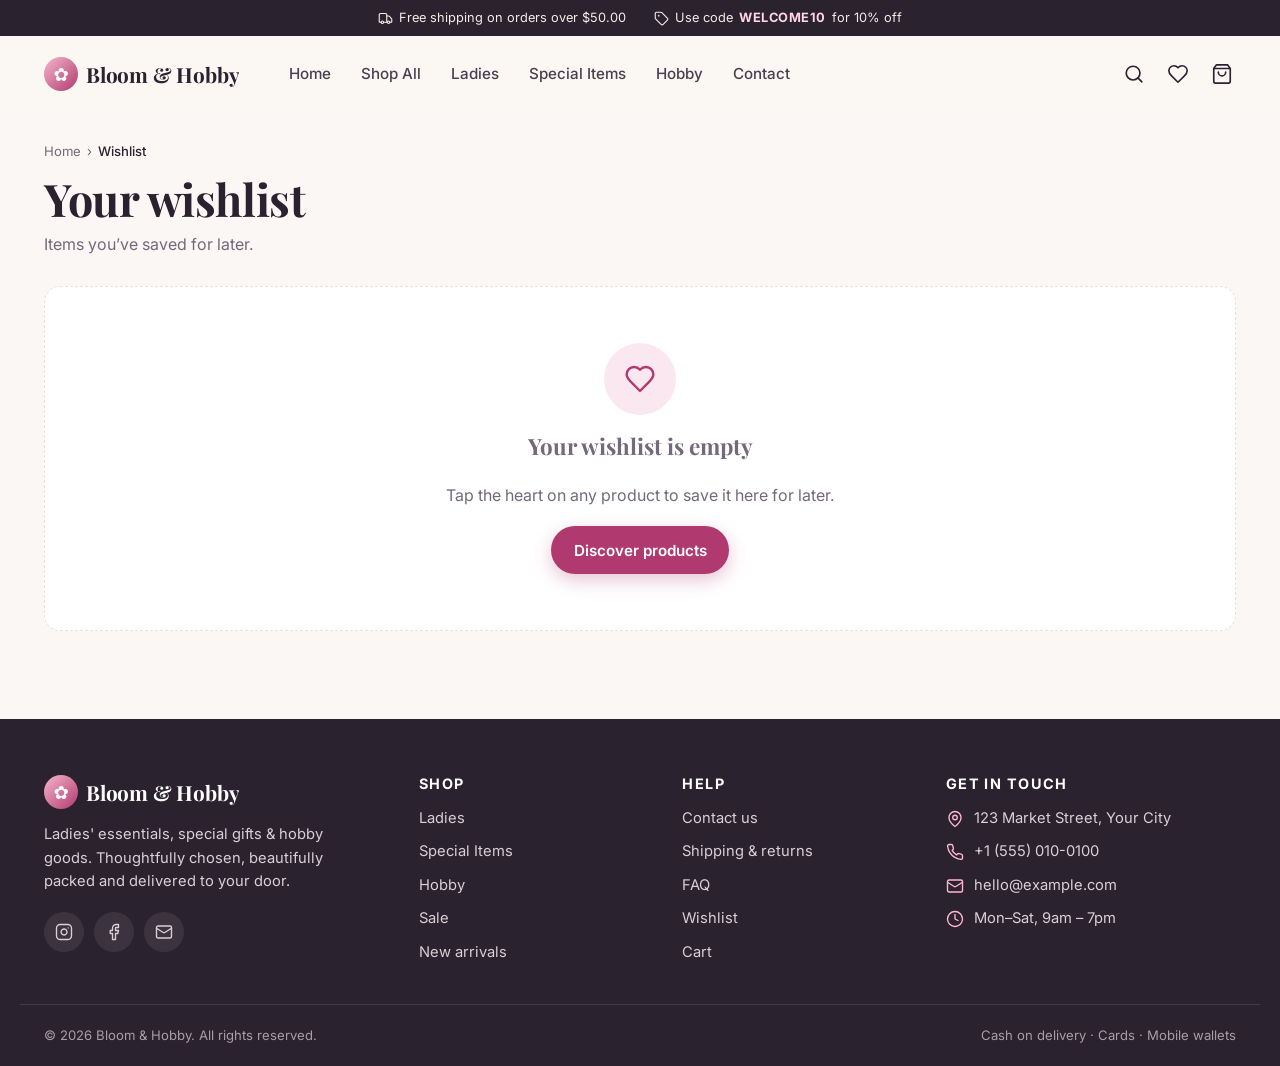
<file: wishlist.html>
<!doctype html>
<html lang="en">
<head>
  <meta charset="utf-8">
  <meta name="viewport" content="width=device-width, initial-scale=1, viewport-fit=cover">
  <title>Wishlist — Bloom &amp; Hobby</title>
  <meta name="theme-color" content="#b03a6f">
  <link rel="icon" href="data:image/svg+xml,<svg xmlns='http://www.w3.org/2000/svg' viewBox='0 0 100 100'><circle cx='50' cy='50' r='50' fill='%23b03a6f'/><text x='50' y='68' font-size='56' text-anchor='middle' fill='white'>✿</text></svg>">
  <link rel="preconnect" href="https://fonts.googleapis.com">
  <link rel="preconnect" href="https://fonts.gstatic.com" crossorigin>
  <link rel="stylesheet" href="https://fonts.googleapis.com/css2?family=Inter:wght@400;500;600;700&family=Playfair+Display:ital,wght@0,600;0,700;1,600&display=swap">
  <link rel="stylesheet" href="css/style.css">
</head>
<body data-page="wishlist">
  <div id="site-header"></div>

  <main id="main" class="container" style="padding-bottom:64px">
    <section class="page-head" style="margin-bottom:20px">
      <nav class="crumbs" aria-label="Breadcrumb"><a href="index.html">Home</a><span aria-hidden="true">›</span><span aria-current="page">Wishlist</span></nav>
      <h1>Your wishlist</h1>
      <p id="wish-sub">Items you’ve saved for later.</p>
    </section>
    <div id="wish-actions" style="margin-bottom:18px" hidden>
      <button class="btn btn--dark btn--sm" type="button" id="add-all">Add all to cart</button>
    </div>
    <div class="grid" id="wish-grid"></div>
  </main>

  <div id="site-footer"></div>

  <script src="js/data.js"></script>
  <script src="js/app.js"></script>
  <script>
    (function () {
      var A = window.App;
      function render() {
        var items = A.getWishlist().map(A.byId);
        var grid = A.$('#wish-grid');
        A.$('#wish-sub').textContent = items.length
          ? items.length + ' saved item' + (items.length === 1 ? '' : 's') + '. Tap the heart to remove an item.'
          : 'Items you’ve saved for later.';
        A.$('#wish-actions').hidden = !items.some(function (p) { return p.stock > 0; });
        if (!items.length) {
          grid.innerHTML = '<div class="empty" style="grid-column:1/-1"><div class="empty__icon">' + A.icon('heart') +
            '</div><p class="empty__title">Your wishlist is empty</p><p>Tap the heart on any product to save it here for later.</p>' +
            '<a class="btn btn--primary" href="shop.html">Discover products</a></div>';
          return;
        }
        A.renderGrid(grid, items);
      }
      A.$('#add-all').addEventListener('click', function () {
        A.getWishlist().map(A.byId).filter(function (p) { return p.stock > 0; })
          .forEach(function (p) { if (A.qtyInCart(p.id) === 0) A.addToCart(p.id, 1); });
        A.openDrawer('cart');
      });
      document.addEventListener('wishlist:change', render);
      render();
    })();
  </script>
</body>
</html>
</file>
<file: css/style.css>
/* =========================================================
   Bloom & Hobby — storefront styles (mobile-first)
   ========================================================= */

:root {
  --bg: #fbf7f4;
  --surface: #ffffff;
  --surface-2: #f6efea;
  --ink: #2b2230;
  --ink-2: #4a3f50;
  --muted: #74697a;
  --line: #ebe2dc;
  --primary: #b03a6f;
  --primary-ink: #ffffff;
  --primary-dark: #8e2b58;
  --primary-soft: #fbe7ef;
  --gold: #c99a2e;
  --gold-soft: #fbf1d8;
  --green: #2f8a67;
  --green-soft: #e1f3ea;
  --danger: #c0392b;
  --danger-soft: #fdecea;
  --star: #e3a82b;
  --radius: 16px;
  --radius-sm: 10px;
  --shadow-sm: 0 1px 2px rgba(43, 34, 48, .06), 0 2px 8px rgba(43, 34, 48, .05);
  --shadow: 0 10px 30px rgba(43, 34, 48, .10);
  --shadow-lg: 0 24px 60px rgba(43, 34, 48, .18);
  --font-body: 'Inter', system-ui, -apple-system, 'Segoe UI', Roboto, sans-serif;
  --font-display: 'Playfair Display', Georgia, 'Times New Roman', serif;
  --header-h: 64px;
  --gutter: 16px;
  --ease: cubic-bezier(.2, .7, .2, 1);
}

*,
*::before,
*::after { box-sizing: border-box; }

html { -webkit-text-size-adjust: 100%; scroll-behavior: smooth; }
html.no-scroll { overflow: hidden; }

body {
  margin: 0;
  background: var(--bg);
  color: var(--ink);
  font-family: var(--font-body);
  font-size: 16px;
  line-height: 1.6;
  -webkit-font-smoothing: antialiased;
  overflow-x: hidden;
}

img, svg { display: block; max-width: 100%; }
a { color: inherit; text-decoration: none; }
a:hover { color: var(--primary); }
button, input, select, textarea { font: inherit; color: inherit; }
button { cursor: pointer; }
h1, h2, h3, h4 { margin: 0 0 .5em; line-height: 1.2; font-weight: 700; }
h1, h2 { font-family: var(--font-display); letter-spacing: -.01em; }
p { margin: 0 0 1em; }
ul { margin: 0; padding: 0; list-style: none; }
[hidden] { display: none !important; }

:focus-visible { outline: 3px solid color-mix(in srgb, var(--primary) 55%, transparent); outline-offset: 2px; border-radius: 6px; }

.container { width: 100%; max-width: 1240px; margin: 0 auto; padding: 0 var(--gutter); }
.muted { color: var(--muted); }
.small { font-size: .875rem; }
.sr-only { position: absolute; width: 1px; height: 1px; padding: 0; margin: -1px; overflow: hidden; clip: rect(0 0 0 0); white-space: nowrap; border: 0; }
.icon { width: 1.25em; height: 1.25em; flex: none; }

.skip-link { position: absolute; left: 12px; top: -60px; z-index: 200; background: var(--ink); color: #fff; padding: 10px 16px; border-radius: 8px; transition: top .2s; }
.skip-link:focus { top: 12px; color: #fff; }

/* ---------- Buttons ---------- */
.btn {
  display: inline-flex; align-items: center; justify-content: center; gap: .5em;
  min-height: 48px; padding: 0 1.4em; border-radius: 999px; border: 1.5px solid transparent;
  font-weight: 600; font-size: .95rem; line-height: 1; white-space: nowrap;
  transition: background .2s, color .2s, border-color .2s, transform .15s, box-shadow .2s;
}
.btn:active { transform: translateY(1px); }
.btn--primary { background: var(--primary); color: var(--primary-ink); box-shadow: 0 6px 18px color-mix(in srgb, var(--primary) 30%, transparent); }
.btn--primary:hover { background: var(--primary-dark); color: #fff; }
.btn--dark { background: var(--ink); color: #fff; }
.btn--dark:hover { background: #000; color: #fff; }
.btn--outline { border-color: var(--ink); background: transparent; }
.btn--outline:hover { background: var(--ink); color: #fff; }
.btn--ghost { background: var(--surface-2); color: var(--ink); }
.btn--ghost:hover { background: var(--primary-soft); color: var(--primary-dark); }
.btn--light { background: #fff; color: var(--ink); }
.btn--light:hover { background: var(--ink); color: #fff; }
.btn--block { width: 100%; }
.btn--sm { min-height: 40px; padding: 0 1.1em; font-size: .875rem; }
.btn[disabled], .btn:disabled { opacity: .5; cursor: not-allowed; box-shadow: none; }

.icon-btn {
  position: relative; display: inline-grid; place-items: center; flex: none;
  width: 42px; height: 42px; border-radius: 50%; border: 0; background: transparent; color: var(--ink);
  transition: background .2s, color .2s;
}
.icon-btn:hover { background: var(--primary-soft); color: var(--primary); }
.icon-btn .icon { width: 22px; height: 22px; }

.link-arrow { display: inline-flex; align-items: center; gap: .35em; font-weight: 600; color: var(--primary); }
.link-arrow .icon { transition: transform .2s; width: 1.1em; height: 1.1em; }
.link-arrow:hover .icon { transform: translateX(3px); }

/* ---------- Announcement + header ---------- */
.announce { background: var(--ink); color: #f5ebe6; font-size: .8rem; }
.announce__inner { display: flex; justify-content: center; gap: 28px; padding-top: 8px; padding-bottom: 8px; text-align: center; }
.announce span { display: inline-flex; align-items: center; gap: 6px; }
.announce .icon { width: 15px; height: 15px; }
.announce strong { color: #ffd6e6; letter-spacing: .04em; }
.announce__extra { display: none !important; }

.header { position: sticky; top: 0; z-index: 50; background: color-mix(in srgb, var(--bg) 92%, transparent); backdrop-filter: saturate(1.4) blur(10px); -webkit-backdrop-filter: saturate(1.4) blur(10px); border-bottom: 1px solid transparent; transition: border-color .2s, box-shadow .2s; }
.header.is-scrolled { border-bottom-color: var(--line); box-shadow: 0 4px 20px rgba(43, 34, 48, .05); }
.header__row { display: flex; align-items: center; gap: 8px; height: var(--header-h); }
.header__menu { margin-left: -10px; }
.header__actions { display: flex; align-items: center; margin-left: auto; margin-right: -8px; }

.logo { display: inline-flex; align-items: center; gap: 8px; min-width: 0; font-family: var(--font-display); font-weight: 700; font-size: 1.12rem; letter-spacing: -.01em; color: var(--ink); white-space: nowrap; }
.logo__text { overflow: hidden; text-overflow: ellipsis; }
.logo:hover { color: var(--ink); }
.logo__mark { display: inline-grid; place-items: center; flex: none; width: 30px; height: 30px; border-radius: 50%; background: linear-gradient(135deg, #f6b6cc, var(--primary)); color: #fff; font-size: 1.15rem; font-family: var(--font-body); }
.logo--light, .logo--light:hover { color: #fff; }

.nav { display: none; }
.nav a { position: relative; padding: 8px 2px; font-weight: 500; font-size: .95rem; color: var(--ink-2); }
.nav a::after { content: ''; position: absolute; left: 0; right: 0; bottom: 2px; height: 2px; background: var(--primary); border-radius: 2px; transform: scaleX(0); transition: transform .25s var(--ease); }
.nav a:hover, .nav a.is-active { color: var(--primary); }
.nav a:hover::after, .nav a.is-active::after { transform: scaleX(1); }

.count {
  position: absolute; top: 3px; right: 1px; min-width: 18px; height: 18px; padding: 0 5px;
  display: grid; place-items: center; border-radius: 999px; background: var(--primary); color: #fff;
  font-size: .68rem; font-weight: 700; line-height: 1; border: 2px solid var(--bg);
}
.count.is-bump { animation: bump .45s var(--ease); }
@keyframes bump { 0% { transform: scale(1); } 40% { transform: scale(1.45); } 100% { transform: scale(1); } }

.search-bar { border-top: 1px solid var(--line); background: var(--surface); animation: slideDown .2s var(--ease); }
.search-bar__inner { display: flex; align-items: center; gap: 10px; padding-top: 12px; padding-bottom: 12px; }
.search-bar__inner > .icon { color: var(--muted); }
.search-bar input { flex: 1; min-width: 0; height: 44px; border: 0; background: transparent; font-size: 1rem; outline: none; }
.search-bar .btn { min-height: 42px; }
@keyframes slideDown { from { opacity: 0; transform: translateY(-6px); } to { opacity: 1; transform: none; } }

/* ---------- Drawers ---------- */
.overlay { position: fixed; inset: 0; z-index: 90; background: rgba(30, 20, 30, .45); opacity: 0; visibility: hidden; transition: opacity .3s, visibility .3s; }
.overlay.is-open { opacity: 1; visibility: visible; }

.drawer {
  position: fixed; top: 0; bottom: 0; z-index: 100; width: min(420px, 92vw);
  display: flex; flex-direction: column; background: var(--surface); box-shadow: var(--shadow-lg);
  transition: transform .35s var(--ease), visibility .35s; visibility: hidden;
}
.drawer--left { left: 0; transform: translateX(-100%); width: min(340px, 86vw); }
.drawer--right { right: 0; transform: translateX(100%); }
.drawer.is-open { transform: none; visibility: visible; }
.drawer__head { display: flex; align-items: center; justify-content: space-between; gap: 12px; padding: 14px 16px 14px 20px; border-bottom: 1px solid var(--line); }
.drawer__title { margin: 0; font-family: var(--font-body); font-size: 1.1rem; }
.drawer__body { flex: 1; overflow-y: auto; padding: 16px 20px; overscroll-behavior: contain; }
.drawer__foot { padding: 16px 20px calc(16px + env(safe-area-inset-bottom)); border-top: 1px solid var(--line); display: grid; gap: 10px; }
.drawer__foot:empty { display: none; }
.drawer__foot p { margin: 0; display: flex; align-items: center; gap: 8px; }
.drawer__foot .icon { width: 16px; height: 16px; }

.drawer-search { display: flex; align-items: center; gap: 8px; padding: 0 14px; height: 46px; border-radius: 999px; background: var(--surface-2); margin-bottom: 14px; }
.drawer-search .icon { color: var(--muted); width: 18px; height: 18px; }
.drawer-search input { flex: 1; min-width: 0; border: 0; background: transparent; outline: none; }
.mobile-nav { display: grid; }
.mobile-nav a { padding: 13px 4px; border-bottom: 1px solid var(--line); font-weight: 500; font-size: 1.05rem; }
.mobile-nav a.is-active { color: var(--primary); }
.drawer__cats { display: grid; gap: 10px; margin-top: 20px; }
.mini-cat { display: flex; align-items: center; gap: 12px; padding: 12px 14px; border-radius: var(--radius-sm); background: linear-gradient(135deg, var(--a), var(--b)); font-weight: 600; }
.mini-cat span { font-size: 1.4rem; }

/* ---------- Toasts ---------- */
.toasts { position: fixed; z-index: 150; left: 50%; bottom: calc(16px + env(safe-area-inset-bottom)); transform: translateX(-50%); display: grid; gap: 8px; width: min(440px, calc(100vw - 32px)); pointer-events: none; }
.toast {
  display: flex; align-items: center; gap: 12px; padding: 12px 14px 12px 16px; border-radius: 12px;
  background: var(--ink); color: #fff; box-shadow: var(--shadow-lg); font-size: .9rem; pointer-events: auto;
  opacity: 0; transform: translateY(12px); transition: opacity .3s, transform .3s var(--ease);
  border-left: 4px solid var(--primary);
}
.toast.is-in { opacity: 1; transform: none; }
.toast--success { border-left-color: #6fd1a8; }
.toast--error { border-left-color: #ff8a7a; }
.toast__msg { flex: 1; }
.toast__action { border: 0; background: rgba(255, 255, 255, .14); color: #fff; padding: 6px 12px; border-radius: 999px; font-weight: 600; font-size: .82rem; white-space: nowrap; }
.toast__action:hover { background: rgba(255, 255, 255, .26); }

.to-top { position: fixed; right: 16px; bottom: calc(80px + env(safe-area-inset-bottom)); z-index: 40; width: 44px; height: 44px; border-radius: 50%; border: 0; background: var(--surface); color: var(--ink); box-shadow: var(--shadow); display: grid; place-items: center; opacity: 0; visibility: hidden; transform: translateY(10px); transition: all .3s var(--ease); }
.to-top.is-visible { opacity: 1; visibility: visible; transform: none; }
.to-top:hover { background: var(--primary); color: #fff; }

/* ---------- Sections ---------- */
.section { padding: 56px 0; }
.section--tight { padding: 36px 0; }
.section--alt { background: var(--surface); }
.section__head { display: flex; flex-wrap: wrap; align-items: flex-end; justify-content: space-between; gap: 12px 24px; margin-bottom: 28px; }
.section__head h2 { margin: 0; font-size: clamp(1.6rem, 4.5vw, 2.3rem); }
.section__head p { margin: 6px 0 0; color: var(--muted); max-width: 52ch; }
.eyebrow { display: inline-flex; align-items: center; gap: 8px; margin-bottom: 10px; font-size: .78rem; font-weight: 700; text-transform: uppercase; letter-spacing: .14em; color: var(--primary); }
.eyebrow::before { content: ''; width: 22px; height: 2px; background: currentColor; border-radius: 2px; }

[data-reveal] { opacity: 0; transform: translateY(18px); transition: opacity .7s var(--ease), transform .7s var(--ease); }
[data-reveal].is-visible { opacity: 1; transform: none; }
html:not(.js-ready) [data-reveal] { opacity: 1; transform: none; }

/* ---------- Hero ---------- */
.hero { position: relative; overflow: hidden; padding: 36px 0 56px; background:
  radial-gradient(60% 70% at 85% 20%, #fbd9e6 0%, transparent 60%),
  radial-gradient(50% 60% at 10% 90%, #fbe9cf 0%, transparent 60%), var(--bg); }
.hero__grid { display: grid; gap: 36px; align-items: center; }
.hero h1 { font-size: clamp(2.2rem, 8vw, 4rem); line-height: 1.05; margin-bottom: 18px; }
.hero h1 em { font-style: italic; color: var(--primary); }
.hero__lead { font-size: 1.08rem; color: var(--ink-2); max-width: 46ch; margin-bottom: 26px; }
.hero__cta { display: flex; flex-wrap: wrap; gap: 12px; }
.hero__stats { display: grid; grid-template-columns: repeat(3, auto); justify-content: start; gap: 14px 28px; margin-top: 32px; }
.hero__stats strong { display: block; font-family: var(--font-display); font-size: 1.45rem; line-height: 1.1; }
.hero__stats span { font-size: .78rem; color: var(--muted); }

.hero__art { position: relative; display: grid; grid-template-columns: 1fr 1fr; grid-template-rows: auto auto; gap: 14px; max-width: 520px; margin: 0 auto; width: 100%; }
.hero-tile { position: relative; border-radius: 22px; overflow: hidden; box-shadow: var(--shadow); background: linear-gradient(140deg, var(--a), var(--b)); display: grid; place-items: center; aspect-ratio: 1; }
.hero-tile span { font-size: clamp(3rem, 14vw, 5.5rem); filter: drop-shadow(0 10px 14px rgba(0, 0, 0, .15)); }
.hero-tile--tall { grid-row: span 2; aspect-ratio: auto; }
.hero-tile--tall span { font-size: clamp(4rem, 20vw, 8rem); }
.hero-tile em { position: absolute; left: 12px; bottom: 12px; font-style: normal; font-size: .75rem; font-weight: 700; background: rgba(255, 255, 255, .85); padding: 5px 10px; border-radius: 999px; }
.hero__float { position: absolute; left: -6px; bottom: -14px; display: flex; align-items: center; gap: 10px; padding: 10px 14px; border-radius: 14px; background: var(--surface); box-shadow: var(--shadow); font-size: .8rem; animation: float 5s ease-in-out infinite; }
.hero__float b { display: block; font-size: .9rem; }
.hero__float .rating { font-size: .8rem; }
@keyframes float { 50% { transform: translateY(-8px); } }

/* ---------- Perks ---------- */
.perks { display: grid; grid-template-columns: repeat(2, 1fr); gap: 12px; }
.perk { display: flex; align-items: center; gap: 12px; padding: 14px; border-radius: var(--radius-sm); background: var(--surface); border: 1px solid var(--line); }
.perk__icon { display: grid; place-items: center; width: 42px; height: 42px; border-radius: 12px; background: var(--primary-soft); color: var(--primary); flex: none; }
.perk strong { display: block; font-size: .9rem; line-height: 1.3; }
.perk span { font-size: .8rem; color: var(--muted); line-height: 1.3; display: block; }

/* ---------- Category cards ---------- */
.cat-grid { display: grid; gap: 16px; }
.cat-card { position: relative; display: flex; flex-direction: column; justify-content: flex-end; min-height: 220px; padding: 22px; border-radius: 22px; overflow: hidden; background: linear-gradient(140deg, var(--a), var(--b)); isolation: isolate; transition: transform .35s var(--ease), box-shadow .35s; }
.cat-card:hover { transform: translateY(-4px); box-shadow: var(--shadow); color: var(--ink); }
.cat-card__emoji { position: absolute; right: 14px; top: 8px; z-index: -1; font-size: 7rem; line-height: 1; transition: transform .5s var(--ease); filter: drop-shadow(0 12px 18px rgba(0, 0, 0, .12)); }
.cat-card:hover .cat-card__emoji { transform: rotate(-8deg) scale(1.08); }
.cat-card h3 { font-family: var(--font-display); font-size: 1.6rem; margin-bottom: 4px; }
.cat-card p { margin: 0 0 12px; color: var(--ink-2); max-width: 30ch; font-size: .95rem; }
.cat-card .pill { align-self: flex-start; }
.pill { display: inline-flex; align-items: center; gap: 6px; padding: 6px 12px; border-radius: 999px; background: rgba(255, 255, 255, .78); font-size: .8rem; font-weight: 600; }
.pill .icon { width: 14px; height: 14px; }

/* ---------- Tabs ---------- */
.tabs { display: flex; gap: 6px; padding: 4px; border-radius: 999px; background: var(--surface-2); overflow-x: auto; scrollbar-width: none; max-width: 100%; }
.tabs::-webkit-scrollbar { display: none; }
.tab { flex: none; border: 0; background: transparent; padding: 9px 16px; border-radius: 999px; font-weight: 600; font-size: .9rem; color: var(--muted); transition: background .2s, color .2s; }
.tab[aria-selected="true"] { background: var(--surface); color: var(--ink); box-shadow: var(--shadow-sm); }

/* ---------- Product grid & card ---------- */
.grid { display: grid; grid-template-columns: repeat(2, minmax(0, 1fr)); gap: 14px; }
.card { position: relative; display: flex; flex-direction: column; background: var(--surface); border-radius: var(--radius); overflow: hidden; border: 1px solid var(--line); transition: box-shadow .3s, transform .3s var(--ease); }
.card:hover { box-shadow: var(--shadow); transform: translateY(-3px); }
.card__media { display: block; aspect-ratio: 1 / 1; overflow: hidden; }
.card__media .art { transition: transform .6s var(--ease); }
.card:hover .card__media .art { transform: scale(1.05); }
.art { width: 100%; height: 100%; display: grid; place-items: center; background: linear-gradient(var(--angle, 135deg), var(--a), var(--b)); position: relative; }
.art::after { content: ''; position: absolute; inset: 0; background: radial-gradient(60% 50% at 30% 20%, rgba(255, 255, 255, .55), transparent 70%); pointer-events: none; }
.art__emoji { font-size: calc(clamp(2.8rem, 12vw, 4.6rem) * var(--scale, 1)); line-height: 1; filter: drop-shadow(0 10px 14px rgba(0, 0, 0, .14)); position: relative; z-index: 1; }
.art--img { object-fit: cover; }
.badges { position: absolute; top: 10px; left: 10px; display: flex; flex-direction: column; align-items: flex-start; gap: 6px; pointer-events: none; }
.badge { display: inline-block; padding: 4px 9px; border-radius: 999px; font-size: .7rem; font-weight: 700; letter-spacing: .02em; background: var(--surface); color: var(--ink); box-shadow: var(--shadow-sm); }
.badge--primary { background: var(--primary); color: #fff; }
.badge--sale { background: var(--danger); color: #fff; }
.badge--gold { background: var(--gold); color: #fff; }
.badge--green { background: var(--green); color: #fff; }
.badge--muted { background: #5d5462; color: #fff; }
.card__wish { position: absolute; top: 8px; right: 8px; width: 38px; height: 38px; display: grid; place-items: center; border-radius: 50%; border: 0; background: rgba(255, 255, 255, .92); color: var(--ink); box-shadow: var(--shadow-sm); transition: transform .2s, color .2s; }
.card__wish .icon { width: 19px; height: 19px; }
.card__wish:hover { transform: scale(1.08); color: var(--primary); }
.card__wish.is-active, [data-wish].is-active { color: var(--primary); }
.card__wish.is-active .icon, [data-wish].is-active .icon { fill: currentColor; }
.card__body { display: flex; flex-direction: column; gap: 4px; padding: 12px 12px 14px; flex: 1; }
.card__cat { margin: 0; font-size: .7rem; text-transform: uppercase; letter-spacing: .08em; color: var(--muted); white-space: nowrap; overflow: hidden; text-overflow: ellipsis; }
.card__title { margin: 0; font-family: var(--font-body); font-size: .92rem; font-weight: 600; line-height: 1.35; display: -webkit-box; -webkit-line-clamp: 2; -webkit-box-orient: vertical; overflow: hidden; }
.card__foot { display: flex; align-items: center; justify-content: space-between; gap: 8px; margin-top: auto; padding-top: 8px; }
.card__add { display: inline-flex; align-items: center; gap: 6px; height: 38px; padding: 0 12px; border-radius: 999px; border: 0; background: var(--ink); color: #fff; font-size: .82rem; font-weight: 600; flex: none; transition: background .2s; }
.card__add .icon { width: 17px; height: 17px; }
.card__add:hover { background: var(--primary); }
.card__add:disabled { background: #cfc6cc; cursor: not-allowed; }
.card__add span { display: none; }

.price { display: inline-flex; align-items: baseline; flex-wrap: wrap; gap: 2px 7px; }
.price__now { font-weight: 700; font-size: 1rem; }
.price__old { color: var(--muted); font-size: .82rem; }
.price--lg .price__now { font-size: 1.9rem; font-family: var(--font-display); }
.price--lg .price__old { font-size: 1.05rem; }

.rating { display: inline-flex; align-items: center; gap: 6px; font-size: .78rem; color: var(--muted); }
.stars { --pct: calc(var(--rating) / 5 * 100%); display: inline-block; font-size: 1em; line-height: 1; letter-spacing: 1px; font-family: Arial, sans-serif; }
.stars::before { content: '★★★★★'; background: linear-gradient(90deg, var(--star) var(--pct), #ddd3cf var(--pct)); -webkit-background-clip: text; background-clip: text; -webkit-text-fill-color: transparent; color: transparent; }

.center { text-align: center; margin-top: 28px; }

/* ---------- Promo banner ---------- */
.promo { position: relative; overflow: hidden; display: grid; gap: 24px; padding: 32px 22px; border-radius: 26px; background: linear-gradient(135deg, #2b2230 0%, #5a2a48 55%, #b03a6f 120%); color: #fff; isolation: isolate; }
.promo::before { content: ''; position: absolute; width: 380px; height: 380px; right: -120px; top: -140px; border-radius: 50%; background: radial-gradient(circle, rgba(255, 214, 230, .35), transparent 70%); z-index: -1; }
.promo .eyebrow { color: #ffd6e6; }
.promo h2 { font-size: clamp(1.8rem, 6vw, 2.8rem); margin-bottom: 10px; }
.promo p { color: #f1dfe8; max-width: 44ch; }
.countdown { display: flex; gap: 10px; margin: 20px 0 24px; }
.countdown div { min-width: 64px; padding: 10px 8px; border-radius: 14px; background: rgba(255, 255, 255, .1); border: 1px solid rgba(255, 255, 255, .16); text-align: center; }
.countdown strong { display: block; font-family: var(--font-display); font-size: 1.6rem; line-height: 1.1; font-variant-numeric: tabular-nums; }
.countdown span { font-size: .7rem; text-transform: uppercase; letter-spacing: .1em; color: #f1dfe8; }
.promo__items { display: grid; grid-template-columns: repeat(2, 1fr); gap: 12px; }
.promo-item { display: flex; flex-direction: column; gap: 8px; padding: 10px; border-radius: 16px; background: rgba(255, 255, 255, .08); border: 1px solid rgba(255, 255, 255, .12); color: #fff; transition: background .2s; }
.promo-item:hover { background: rgba(255, 255, 255, .16); color: #fff; }
.promo-item .art { height: auto; aspect-ratio: 1; border-radius: 12px; overflow: hidden; }
.promo-item .art__emoji { font-size: clamp(2.4rem, 9vw, 3.6rem); }
.promo-item b { font-size: .85rem; line-height: 1.3; font-weight: 600; }
.promo-item small { color: #ffd6e6; font-weight: 700; font-size: .85rem; }

/* ---------- Hobby chips ---------- */
.chips { display: flex; flex-wrap: wrap; gap: 8px; margin-bottom: 24px; }
.chip { display: inline-flex; align-items: center; gap: 6px; padding: 8px 14px; border-radius: 999px; background: var(--surface); border: 1px solid var(--line); font-size: .87rem; font-weight: 500; transition: all .2s; }
.chip:hover { border-color: var(--primary); color: var(--primary); }
.chip--active { background: var(--ink); border-color: var(--ink); color: #fff; }
.chip button { border: 0; background: transparent; padding: 0; display: grid; place-items: center; color: inherit; }
.chip .icon { width: 14px; height: 14px; }

/* ---------- Testimonials ---------- */
.quotes { display: grid; gap: 16px; }
.quote { margin: 0; padding: 24px; border-radius: var(--radius); background: var(--bg); border: 1px solid var(--line); display: flex; flex-direction: column; }
.quote blockquote { margin: 12px 0 18px; font-family: var(--font-display); font-size: 1.12rem; line-height: 1.5; flex: 1; }
.quote figcaption { display: flex; align-items: center; gap: 12px; font-size: .88rem; }
.quote figcaption b { display: block; }
.avatar { display: grid; place-items: center; width: 42px; height: 42px; border-radius: 50%; background: var(--primary-soft); color: var(--primary); font-weight: 700; flex: none; }

/* ---------- Newsletter ---------- */
.newsletter { display: grid; gap: 20px; align-items: center; padding: 32px 22px; border-radius: 26px; background: linear-gradient(135deg, var(--primary-soft), var(--gold-soft)); }
.newsletter h2 { font-size: clamp(1.6rem, 5vw, 2.2rem); margin-bottom: 6px; }
.newsletter p { margin: 0; color: var(--ink-2); }
.newsletter__form { display: grid; gap: 10px; }
.newsletter__form .field { margin: 0; }
.newsletter__form input { background: var(--surface); }

/* ---------- Forms ---------- */
.field { display: grid; gap: 6px; margin-bottom: 14px; }
.field label, .field .label { font-weight: 600; font-size: .88rem; }
.field label .opt { font-weight: 400; color: var(--muted); }
.input, .field input:not([type="radio"]):not([type="checkbox"]), .field select, .field textarea {
  width: 100%; min-height: 48px; padding: 12px 14px; border-radius: 12px; border: 1.5px solid var(--line);
  background: var(--surface); outline: none; transition: border-color .2s, box-shadow .2s; font-size: 1rem;
}
.field textarea { min-height: 120px; resize: vertical; }
.field select { appearance: none; background-image: url("data:image/svg+xml,%3Csvg xmlns='http://www.w3.org/2000/svg' width='20' height='20' viewBox='0 0 24 24' fill='none' stroke='%2374697a' stroke-width='2' stroke-linecap='round' stroke-linejoin='round'%3E%3Cpath d='m6 9 6 6 6-6'/%3E%3C/svg%3E"); background-repeat: no-repeat; background-position: right 12px center; padding-right: 40px; }
.input:focus, .field input:focus, .field select:focus, .field textarea:focus { border-color: var(--primary); box-shadow: 0 0 0 4px color-mix(in srgb, var(--primary) 14%, transparent); }
.field.is-invalid input, .field.is-invalid select, .field.is-invalid textarea { border-color: var(--danger); }
.field__error { margin: 0; color: var(--danger); font-size: .8rem; }
.field__error:empty { display: none; }
.form-row { display: grid; gap: 0 14px; }
.check { display: inline-flex; align-items: center; gap: 10px; cursor: pointer; font-size: .92rem; }
.check input { width: 18px; height: 18px; accent-color: var(--primary); flex: none; }

.choice { display: flex; align-items: center; gap: 12px; padding: 14px 16px; border-radius: 14px; border: 1.5px solid var(--line); background: var(--surface); cursor: pointer; transition: border-color .2s, background .2s; margin-bottom: 10px; }
.choice:has(input:checked) { border-color: var(--primary); background: var(--primary-soft); }
.choice input { width: 18px; height: 18px; accent-color: var(--primary); flex: none; }
.choice__body { flex: 1; display: grid; }
.choice__body b { font-size: .95rem; }
.choice__body span { font-size: .82rem; color: var(--muted); }
.choice__price { font-weight: 700; }

/* ---------- Page header / breadcrumbs ---------- */
.page-head { padding: 28px 0 8px; }
.page-head h1 { font-size: clamp(1.9rem, 6vw, 2.8rem); margin-bottom: 6px; }
.page-head p { color: var(--muted); margin: 0; max-width: 60ch; }
.crumbs { display: flex; flex-wrap: wrap; align-items: center; gap: 6px; margin-bottom: 10px; font-size: .82rem; color: var(--muted); }
.crumbs a:hover { color: var(--primary); }
.crumbs .icon { width: 14px; height: 14px; }
.crumbs [aria-current] { color: var(--ink); font-weight: 500; }

/* ---------- Shop layout ---------- */
.shop { display: grid; gap: 24px; padding: 20px 0 64px; }
.toolbar { display: flex; flex-wrap: wrap; align-items: center; gap: 10px; margin-bottom: 14px; }
.toolbar__search { position: relative; flex: 1 1 100%; }
.toolbar__search .icon { position: absolute; left: 14px; top: 50%; transform: translateY(-50%); color: var(--muted); width: 18px; height: 18px; pointer-events: none; }
.toolbar .toolbar__search.field input { padding-left: 42px; }
.toolbar__count { margin: 0; font-size: .88rem; color: var(--muted); margin-right: auto; }
.toolbar select { min-height: 44px; width: auto; padding: 8px 38px 8px 14px; border-radius: 999px; }
.toolbar .field { margin: 0; }
.filters-toggle { display: inline-flex; }
.active-filters { display: flex; flex-wrap: wrap; gap: 8px; margin-bottom: 16px; }
.active-filters:empty { display: none; }
.active-filters .chip { padding: 6px 10px 6px 12px; font-size: .8rem; background: var(--primary-soft); border-color: transparent; color: var(--primary-dark); }

.filters {
  position: fixed; inset: auto 0 0 0; z-index: 100; max-height: 88vh; display: flex; flex-direction: column;
  background: var(--surface); border-radius: 22px 22px 0 0; box-shadow: var(--shadow-lg);
  transform: translateY(100%); visibility: hidden; transition: transform .35s var(--ease), visibility .35s;
}
.filters.is-open { transform: none; visibility: visible; }
.filters__head { display: flex; align-items: center; justify-content: space-between; padding: 12px 12px 12px 20px; border-bottom: 1px solid var(--line); }
.filters__head h2 { margin: 0; font-family: var(--font-body); font-size: 1.1rem; }
.filters__body { overflow-y: auto; padding: 4px 20px 16px; overscroll-behavior: contain; }
.filters__foot { display: flex; gap: 10px; padding: 12px 20px calc(12px + env(safe-area-inset-bottom)); border-top: 1px solid var(--line); }
.filters__foot .btn { flex: 1; }
.filter-group { padding: 16px 0; border-bottom: 1px solid var(--line); }
fieldset.filter-group { margin: 0; border-width: 0 0 1px; min-width: 0; }
.filter-group:last-child { border-bottom: 0; }
.filter-group h3 { font-size: .8rem; text-transform: uppercase; letter-spacing: .1em; color: var(--muted); margin-bottom: 12px; }
.filter-group .check { display: flex; padding: 5px 0; }
.filter-group .check small { margin-left: auto; color: var(--muted); }
.price-inputs { display: grid; grid-template-columns: 1fr auto 1fr; align-items: center; gap: 8px; }
.price-inputs input { min-height: 42px; padding: 8px 12px; }

.load-more { display: grid; justify-items: center; gap: 10px; margin-top: 32px; }
.load-more p { margin: 0; font-size: .85rem; color: var(--muted); }

.empty { display: grid; justify-items: center; text-align: center; gap: 6px; padding: 56px 20px; border-radius: var(--radius); background: var(--surface); border: 1px dashed var(--line); }
.empty--small { border: 0; padding: 40px 10px; background: transparent; }
.empty__icon { display: grid; place-items: center; width: 72px; height: 72px; border-radius: 50%; background: var(--primary-soft); color: var(--primary); margin-bottom: 8px; }
.empty__icon .icon { width: 32px; height: 32px; }
.empty__title { font-family: var(--font-display); font-size: 1.4rem; font-weight: 700; margin: 0; color: var(--ink); }
.empty p { color: var(--muted); margin: 0 0 12px; max-width: 40ch; }

/* ---------- Product page ---------- */
.pdp { display: grid; gap: 28px; padding: 8px 0 48px; }
.gallery { display: grid; gap: 12px; align-self: start; }
.gallery__main { position: relative; aspect-ratio: 1; border-radius: 22px; overflow: hidden; background: var(--surface); }
.gallery__main .art__emoji { font-size: calc(clamp(6rem, 34vw, 11rem) * var(--scale, 1)); }
.gallery__thumbs { display: grid; grid-template-columns: repeat(4, 1fr); gap: 10px; }
.thumb { padding: 0; border: 2px solid transparent; border-radius: 14px; overflow: hidden; aspect-ratio: 1; background: none; transition: border-color .2s; }
.thumb .art__emoji { font-size: calc(2rem * var(--scale, 1)); }
.thumb[aria-pressed="true"] { border-color: var(--primary); }
.pdp__info h1 { font-size: clamp(1.8rem, 5vw, 2.5rem); margin-bottom: 10px; }
.pdp__cat { margin: 0 0 6px; font-size: .78rem; font-weight: 700; text-transform: uppercase; letter-spacing: .12em; color: var(--primary); }
.pdp__meta { display: flex; flex-wrap: wrap; align-items: center; gap: 8px 16px; margin-bottom: 16px; }
.pdp__meta .rating { font-size: .9rem; }
.pdp__price { display: flex; flex-wrap: wrap; align-items: center; gap: 10px; margin-bottom: 16px; }
.save { padding: 4px 10px; border-radius: 999px; background: var(--danger-soft); color: var(--danger); font-size: .8rem; font-weight: 700; }
.pdp__desc { color: var(--ink-2); margin-bottom: 20px; }
.option { margin-bottom: 18px; }
.option__label { display: block; font-weight: 600; font-size: .9rem; margin-bottom: 10px; }
.option__label span { font-weight: 400; color: var(--muted); }
.swatches, .sizes { display: flex; flex-wrap: wrap; gap: 10px; }
.swatch { width: 40px; height: 40px; border-radius: 50%; border: 2px solid var(--surface); box-shadow: 0 0 0 1.5px var(--line); background: var(--c); transition: box-shadow .2s; }
.swatch[aria-checked="true"] { box-shadow: 0 0 0 2.5px var(--primary); }
.size { min-width: 50px; height: 44px; padding: 0 12px; border-radius: 12px; border: 1.5px solid var(--line); background: var(--surface); font-weight: 600; font-size: .9rem; transition: all .2s; }
.size:hover { border-color: var(--ink); }
.size[aria-checked="true"] { background: var(--ink); color: #fff; border-color: var(--ink); }
.stock { display: inline-flex; align-items: center; gap: 8px; font-size: .88rem; font-weight: 600; margin: 0; }
.stock::before { content: ''; width: 8px; height: 8px; border-radius: 50%; background: currentColor; }
.stock--in { color: var(--green); }
.stock--low { color: #c46a12; }
.stock--out { color: var(--danger); }
.buy { display: grid; grid-template-columns: auto 1fr auto; gap: 10px; margin: 18px 0 12px; }
.buy .btn { min-height: 52px; }
.buy__wish { width: 52px; height: 52px; border-radius: 50%; border: 1.5px solid var(--line); background: var(--surface); display: grid; place-items: center; color: var(--ink); transition: all .2s; }
.buy__wish:hover { border-color: var(--primary); color: var(--primary); }
.buy__wish .icon { width: 22px; height: 22px; }
.buy-now { margin-bottom: 20px; }
.assurances { display: grid; gap: 10px; padding: 16px; border-radius: var(--radius); background: var(--surface); border: 1px solid var(--line); font-size: .88rem; }
.assurances li { display: flex; align-items: center; gap: 10px; }
.assurances .icon { color: var(--primary); }

.qty { display: inline-flex; align-items: center; border: 1.5px solid var(--line); border-radius: 999px; background: var(--surface); height: 44px; }
.buy .qty { height: 52px; }
.qty__btn { width: 40px; height: 100%; border: 0; background: transparent; display: grid; place-items: center; border-radius: 999px; color: var(--ink); }
.qty__btn:hover:not(:disabled) { color: var(--primary); }
.qty__btn:disabled { opacity: .35; cursor: not-allowed; }
.qty__btn .icon { width: 16px; height: 16px; }
.qty__input { width: 36px; border: 0; background: transparent; text-align: center; font-weight: 600; -moz-appearance: textfield; appearance: textfield; outline: none; padding: 0; }
.qty__input::-webkit-outer-spin-button, .qty__input::-webkit-inner-spin-button { -webkit-appearance: none; margin: 0; }

.ptabs { margin-top: 8px; }
.ptabs__list { display: flex; gap: 4px; border-bottom: 1px solid var(--line); overflow-x: auto; scrollbar-width: none; }
.ptabs__list::-webkit-scrollbar { display: none; }
.ptab { flex: none; padding: 14px 16px; border: 0; background: transparent; font-weight: 600; color: var(--muted); border-bottom: 2px solid transparent; margin-bottom: -1px; }
.ptab[aria-selected="true"] { color: var(--ink); border-bottom-color: var(--primary); }
.ptabs__panel { padding: 22px 0; color: var(--ink-2); }
.ptabs__panel ul.ticks { display: grid; gap: 8px; }
.ticks li { display: flex; gap: 10px; align-items: flex-start; }
.ticks .icon { color: var(--green); margin-top: 3px; width: 18px; height: 18px; }
.specs { width: 100%; border-collapse: collapse; margin-top: 18px; font-size: .92rem; }
.specs th, .specs td { text-align: left; padding: 10px 0; border-bottom: 1px solid var(--line); vertical-align: top; }
.specs th { width: 40%; color: var(--muted); font-weight: 500; }
.review-summary { display: flex; align-items: center; gap: 16px; margin-bottom: 18px; }
.review-summary strong { font-family: var(--font-display); font-size: 2.6rem; line-height: 1; color: var(--ink); }
.reviews { display: grid; gap: 14px; }
.review { padding: 18px; border-radius: var(--radius); background: var(--surface); border: 1px solid var(--line); }
.review header { display: flex; flex-wrap: wrap; justify-content: space-between; gap: 6px; margin-bottom: 6px; }
.review h4 { margin: 0 0 4px; font-size: 1rem; color: var(--ink); }
.review p { margin: 0; }
.verified { font-size: .78rem; color: var(--green); font-weight: 600; display: inline-flex; gap: 4px; align-items: center; }
.verified .icon { width: 14px; height: 14px; }

/* ---------- Cart page ---------- */
.cart-layout { display: grid; gap: 24px; padding: 16px 0 64px; align-items: start; }
.lines { display: grid; }
.line { display: grid; grid-template-columns: 76px 1fr auto; gap: 14px; padding: 16px 0; border-bottom: 1px solid var(--line); align-items: start; }
.line:last-child { border-bottom: 0; }
.line__media { display: block; aspect-ratio: 1; border-radius: 12px; overflow: hidden; }
.line__media .art__emoji { font-size: 2.2rem; }
.line__info { min-width: 0; display: grid; gap: 2px; }
.line__name { font-weight: 600; font-size: .92rem; line-height: 1.35; }
.line__opts, .line__unit { margin: 0; font-size: .8rem; color: var(--muted); }
.line__unit s { margin-left: 4px; }
.line__controls { display: flex; flex-wrap: wrap; align-items: center; gap: 8px 14px; margin-top: 8px; }
.line .qty { height: 36px; }
.line .qty__btn { width: 32px; }
.line .qty__input { width: 30px; font-size: .9rem; }
.line__remove { display: inline-flex; align-items: center; gap: 4px; padding: 6px 0; border: 0; background: none; color: var(--muted); font-size: .8rem; }
.line__remove:hover { color: var(--danger); }
.line__remove .icon { width: 16px; height: 16px; }
.line__total { margin: 0; font-weight: 700; font-size: .95rem; white-space: nowrap; }
.line--mini { grid-template-columns: 64px 1fr auto; }
.line--mini .line__remove span { display: none; }
.line--full { grid-template-columns: 88px 1fr auto; }

.panel { background: var(--surface); border: 1px solid var(--line); border-radius: 20px; padding: 20px; }
.panel h2 { font-family: var(--font-body); font-size: 1.15rem; margin-bottom: 14px; }
.panel--sticky { position: sticky; top: calc(var(--header-h) + 16px); }
.summary-row { display: flex; justify-content: space-between; gap: 12px; padding: 6px 0; font-size: .93rem; }
.summary-row--discount { color: var(--green); }
.summary-row--total { padding-top: 14px; margin-top: 8px; border-top: 1px solid var(--line); font-size: 1.1rem; font-weight: 700; }
.coupon { display: flex; gap: 8px; margin: 14px 0; }
.coupon input { flex: 1; min-width: 0; min-height: 44px; padding: 8px 14px; border-radius: 999px; border: 1.5px solid var(--line); text-transform: uppercase; outline: none; }
.coupon input:focus { border-color: var(--primary); }
.coupon .btn { min-height: 44px; }
.coupon-msg { margin: -6px 0 10px; font-size: .82rem; }
.coupon-msg.is-ok { color: var(--green); }
.coupon-msg.is-bad { color: var(--danger); }
.coupon-applied { display: flex; align-items: center; justify-content: space-between; gap: 10px; padding: 10px 12px; margin: 14px 0; border-radius: 12px; background: var(--green-soft); color: var(--green); font-size: .87rem; font-weight: 600; }
.coupon-applied button { border: 0; background: none; color: inherit; text-decoration: underline; font-size: .82rem; }
.ship-progress { padding: 12px 14px; border-radius: 12px; background: var(--primary-soft); margin-bottom: 8px; }
.ship-progress p { margin: 0 0 8px; font-size: .85rem; }
.ship-progress__bar { height: 6px; border-radius: 999px; background: rgba(176, 58, 111, .15); overflow: hidden; }
.ship-progress__bar span { display: block; height: 100%; border-radius: inherit; background: var(--primary); transition: width .4s var(--ease); }
.secure-note { display: flex; align-items: center; justify-content: center; gap: 6px; margin: 12px 0 0; font-size: .8rem; color: var(--muted); }
.secure-note .icon { width: 16px; height: 16px; }

/* ---------- Checkout ---------- */
.checkout { display: grid; gap: 24px; padding: 16px 0 64px; align-items: start; }
.steps { display: flex; gap: 8px; margin-bottom: 8px; font-size: .82rem; color: var(--muted); flex-wrap: wrap; }
.steps span { display: inline-flex; align-items: center; gap: 6px; }
.steps b { display: inline-grid; place-items: center; width: 22px; height: 22px; border-radius: 50%; background: var(--line); color: var(--ink); font-size: .72rem; }
.steps .is-done b, .steps .is-current b { background: var(--primary); color: #fff; }
.steps .is-current { color: var(--ink); font-weight: 600; }
.form-section { margin-bottom: 18px; }
.form-section h2 { display: flex; align-items: center; gap: 10px; }
.form-section h2 .num { display: inline-grid; place-items: center; width: 28px; height: 28px; border-radius: 50%; background: var(--ink); color: #fff; font-size: .82rem; font-family: var(--font-body); }
.notice { display: flex; gap: 10px; padding: 12px 14px; border-radius: 12px; background: var(--gold-soft); color: #7a5a12; font-size: .85rem; margin-top: 4px; }
.notice .icon { flex: none; margin-top: 2px; }
.summary-items { display: grid; gap: 12px; margin-bottom: 14px; max-height: 320px; overflow-y: auto; }
.summary-item { display: grid; grid-template-columns: 56px 1fr auto; gap: 12px; align-items: center; font-size: .88rem; }
.summary-item__media { position: relative; aspect-ratio: 1; border-radius: 10px; overflow: visible; }
.summary-item__media .art { border-radius: 10px; overflow: hidden; }
.summary-item__media .art__emoji { font-size: 1.6rem; }
.summary-item__qty { position: absolute; top: -6px; right: -6px; min-width: 20px; height: 20px; padding: 0 5px; display: grid; place-items: center; border-radius: 999px; background: var(--ink); color: #fff; font-size: .7rem; font-weight: 700; z-index: 2; }
.summary-item b { display: block; font-weight: 600; line-height: 1.3; }
.summary-item small { color: var(--muted); }

.success { max-width: 720px; margin: 24px auto 64px; text-align: center; }
.success__icon { display: grid; place-items: center; width: 84px; height: 84px; margin: 0 auto 18px; border-radius: 50%; background: var(--green-soft); color: var(--green); animation: pop .5s var(--ease); }
.success__icon .icon { width: 42px; height: 42px; }
@keyframes pop { 0% { transform: scale(.4); opacity: 0; } 100% { transform: scale(1); opacity: 1; } }
.success h1 { font-size: clamp(1.9rem, 6vw, 2.6rem); }
.success .panel { text-align: left; margin: 24px 0; }
.order-meta { display: grid; gap: 14px; margin-bottom: 16px; font-size: .9rem; }
.order-meta b { display: block; font-size: .75rem; text-transform: uppercase; letter-spacing: .08em; color: var(--muted); font-weight: 600; margin-bottom: 2px; }

/* ---------- Contact ---------- */
.contact-grid { display: grid; gap: 24px; padding: 16px 0 40px; align-items: start; }
.info-cards { display: grid; gap: 12px; }
.info-card { display: flex; gap: 14px; padding: 16px; border-radius: var(--radius); background: var(--surface); border: 1px solid var(--line); }
.info-card b { display: block; }
.info-card span, .info-card a { font-size: .9rem; color: var(--muted); }
.faq { display: grid; gap: 10px; max-width: 820px; }
.faq details { border-radius: 14px; background: var(--surface); border: 1px solid var(--line); }
.faq summary { display: flex; justify-content: space-between; align-items: center; gap: 12px; padding: 16px 18px; font-weight: 600; cursor: pointer; list-style: none; }
.faq summary::-webkit-details-marker { display: none; }
.faq summary .icon { transition: transform .25s; flex: none; }
.faq details[open] summary .icon { transform: rotate(180deg); }
.faq details p { padding: 0 18px 16px; margin: 0; color: var(--ink-2); }

/* ---------- Footer ---------- */
.footer { background: var(--ink); color: #d9cfd6; padding: 56px 0 0; margin-top: 24px; }
.footer__grid { display: grid; gap: 32px; padding-bottom: 40px; }
.footer__brand p { margin: 14px 0 18px; max-width: 36ch; font-size: .92rem; }
.footer__title { color: #fff; font-family: var(--font-body); font-size: .9rem; text-transform: uppercase; letter-spacing: .1em; margin-bottom: 14px; }
.footer ul { display: grid; gap: 10px; font-size: .92rem; }
.footer a:hover { color: #ffd6e6; }
.footer__contact li { display: flex; gap: 10px; align-items: flex-start; }
.footer__contact .icon { width: 18px; height: 18px; margin-top: 3px; color: #ffb7d2; }
.social { display: flex; gap: 10px; }
.social a { display: grid; place-items: center; width: 40px; height: 40px; border-radius: 50%; background: rgba(255, 255, 255, .08); transition: background .2s; }
.social a:hover { background: var(--primary); color: #fff; }
.social .icon { width: 18px; height: 18px; }
.footer__bottom { display: flex; flex-wrap: wrap; justify-content: space-between; gap: 8px 20px; padding-top: 20px; padding-bottom: calc(20px + env(safe-area-inset-bottom)); border-top: 1px solid rgba(255, 255, 255, .1); font-size: .82rem; color: #a99da6; }
.footer__bottom p { margin: 0; }

/* =========================================================
   Breakpoints
   ========================================================= */
@media (min-width: 480px) {
  .icon-btn { width: 44px; height: 44px; }
  .logo { font-size: 1.3rem; }
  .logo__mark { width: 34px; height: 34px; }
  .hero__stats { gap: 14px 40px; }
  .hero__stats strong { font-size: 1.6rem; }
  .hero__stats span { font-size: .85rem; }
  .card__add span { display: inline; }
  .card__body { padding: 14px 14px 16px; }
  .card__title { font-size: .98rem; }
}

@media (min-width: 640px) {
  :root { --gutter: 24px; }
  .grid { gap: 18px; }
  .perks { grid-template-columns: repeat(4, 1fr); }
  .perk { flex-direction: column; align-items: flex-start; }
  .cat-grid { grid-template-columns: repeat(2, 1fr); }
  .cat-card:first-child { grid-column: span 2; }
  .form-row { grid-template-columns: 1fr 1fr; }
  .form-row--3 { grid-template-columns: 2fr 1fr 1fr; }
  .newsletter__form { grid-template-columns: 1fr auto; align-items: start; }
  .quotes { grid-template-columns: repeat(2, 1fr); }
  .toolbar__search { flex: 1 1 260px; order: 0; }
  .order-meta { grid-template-columns: repeat(3, 1fr); }
  .promo__items { grid-template-columns: repeat(4, 1fr); }
  .footer__grid { grid-template-columns: 1fr 1fr; }
  .line--full { grid-template-columns: 110px 1fr auto; gap: 20px; }
  .announce__extra { display: inline-flex !important; }
  .info-cards { grid-template-columns: 1fr 1fr; }
}

@media (min-width: 768px) {
  .section { padding: 80px 0; }
  .grid { grid-template-columns: repeat(3, minmax(0, 1fr)); }
  .hero { padding: 56px 0 80px; }
  .promo { padding: 48px; }
  .newsletter { padding: 44px 48px; grid-template-columns: 1fr 1fr; gap: 32px; }
  .pdp { grid-template-columns: 1fr 1fr; gap: 40px; }
  .gallery { position: sticky; top: calc(var(--header-h) + 16px); }
  .quotes { grid-template-columns: repeat(3, 1fr); }
  .cat-grid { grid-template-columns: repeat(3, 1fr); }
  .cat-card:first-child { grid-column: auto; }
  .cat-card { min-height: 300px; }
  .cat-card__emoji { font-size: 8.5rem; }
  .toasts { left: auto; right: 24px; transform: none; bottom: 24px; }
  .to-top { bottom: 24px; right: 24px; }
}

@media (min-width: 1024px) {
  :root { --header-h: 76px; }
  .header__menu { display: none; }
  .nav { display: flex; gap: 26px; margin-left: 40px; }
  .hero__grid { grid-template-columns: 1.05fr 1fr; gap: 56px; }
  .hero__float { left: -28px; bottom: 28px; }
  .grid { grid-template-columns: repeat(4, minmax(0, 1fr)); gap: 22px; }
  .grid--3 { grid-template-columns: repeat(3, minmax(0, 1fr)); }
  .promo { grid-template-columns: 1fr 1.1fr; align-items: center; padding: 56px; gap: 48px; }
  .promo__items { grid-template-columns: repeat(2, 1fr); }
  .footer__grid { grid-template-columns: 1.5fr 1fr 1fr 1.3fr; gap: 40px; }

  .shop { grid-template-columns: 260px 1fr; gap: 36px; align-items: start; }
  .filters { position: sticky; top: calc(var(--header-h) + 16px); inset: auto; z-index: 1; transform: none; visibility: visible; max-height: calc(100vh - var(--header-h) - 32px); border-radius: 20px; box-shadow: none; border: 1px solid var(--line); transition: none; }
  .filters__head .icon-btn, .filters__foot .btn--primary { display: none; }
  .filters__foot { padding-bottom: 12px; }
  .filters-toggle { display: none; }
  .toolbar__search { flex: 1 1 300px; }

  .cart-layout, .checkout { grid-template-columns: 1fr 380px; gap: 40px; }
  .contact-grid { grid-template-columns: 1fr 1.2fr; gap: 48px; }
  .info-cards { grid-template-columns: 1fr; }
  .pdp { gap: 56px; }
}

@media (min-width: 1200px) {
  .cat-card { min-height: 340px; padding: 28px; }
}

/* Touch devices: no hover lift */
@media (hover: none) {
  .card:hover { transform: none; box-shadow: none; }
  .card:hover .card__media .art { transform: none; }
}

@media (prefers-reduced-motion: reduce) {
  *, *::before, *::after { animation-duration: .01ms !important; animation-iteration-count: 1 !important; transition-duration: .01ms !important; scroll-behavior: auto !important; }
}

@media print {
  #site-header, #site-footer, .to-top, .toasts { display: none !important; }
}
</file>
